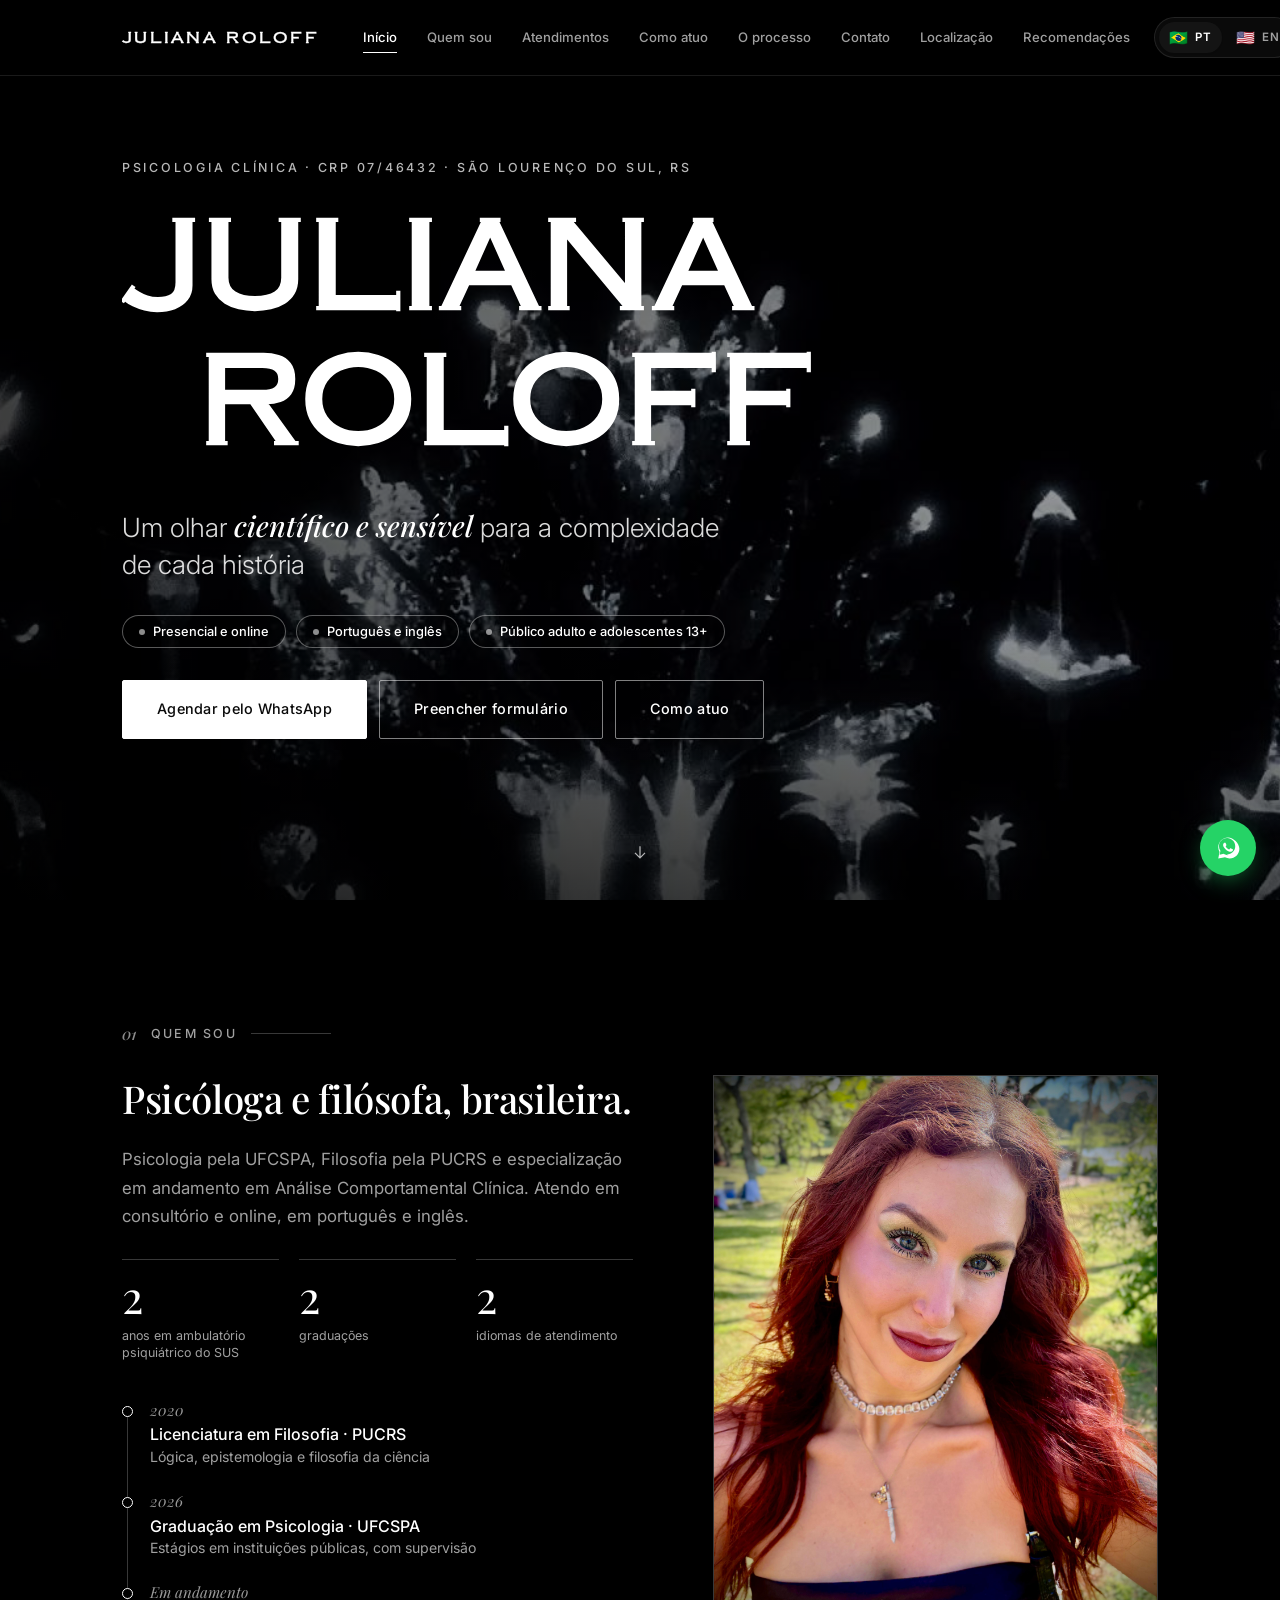
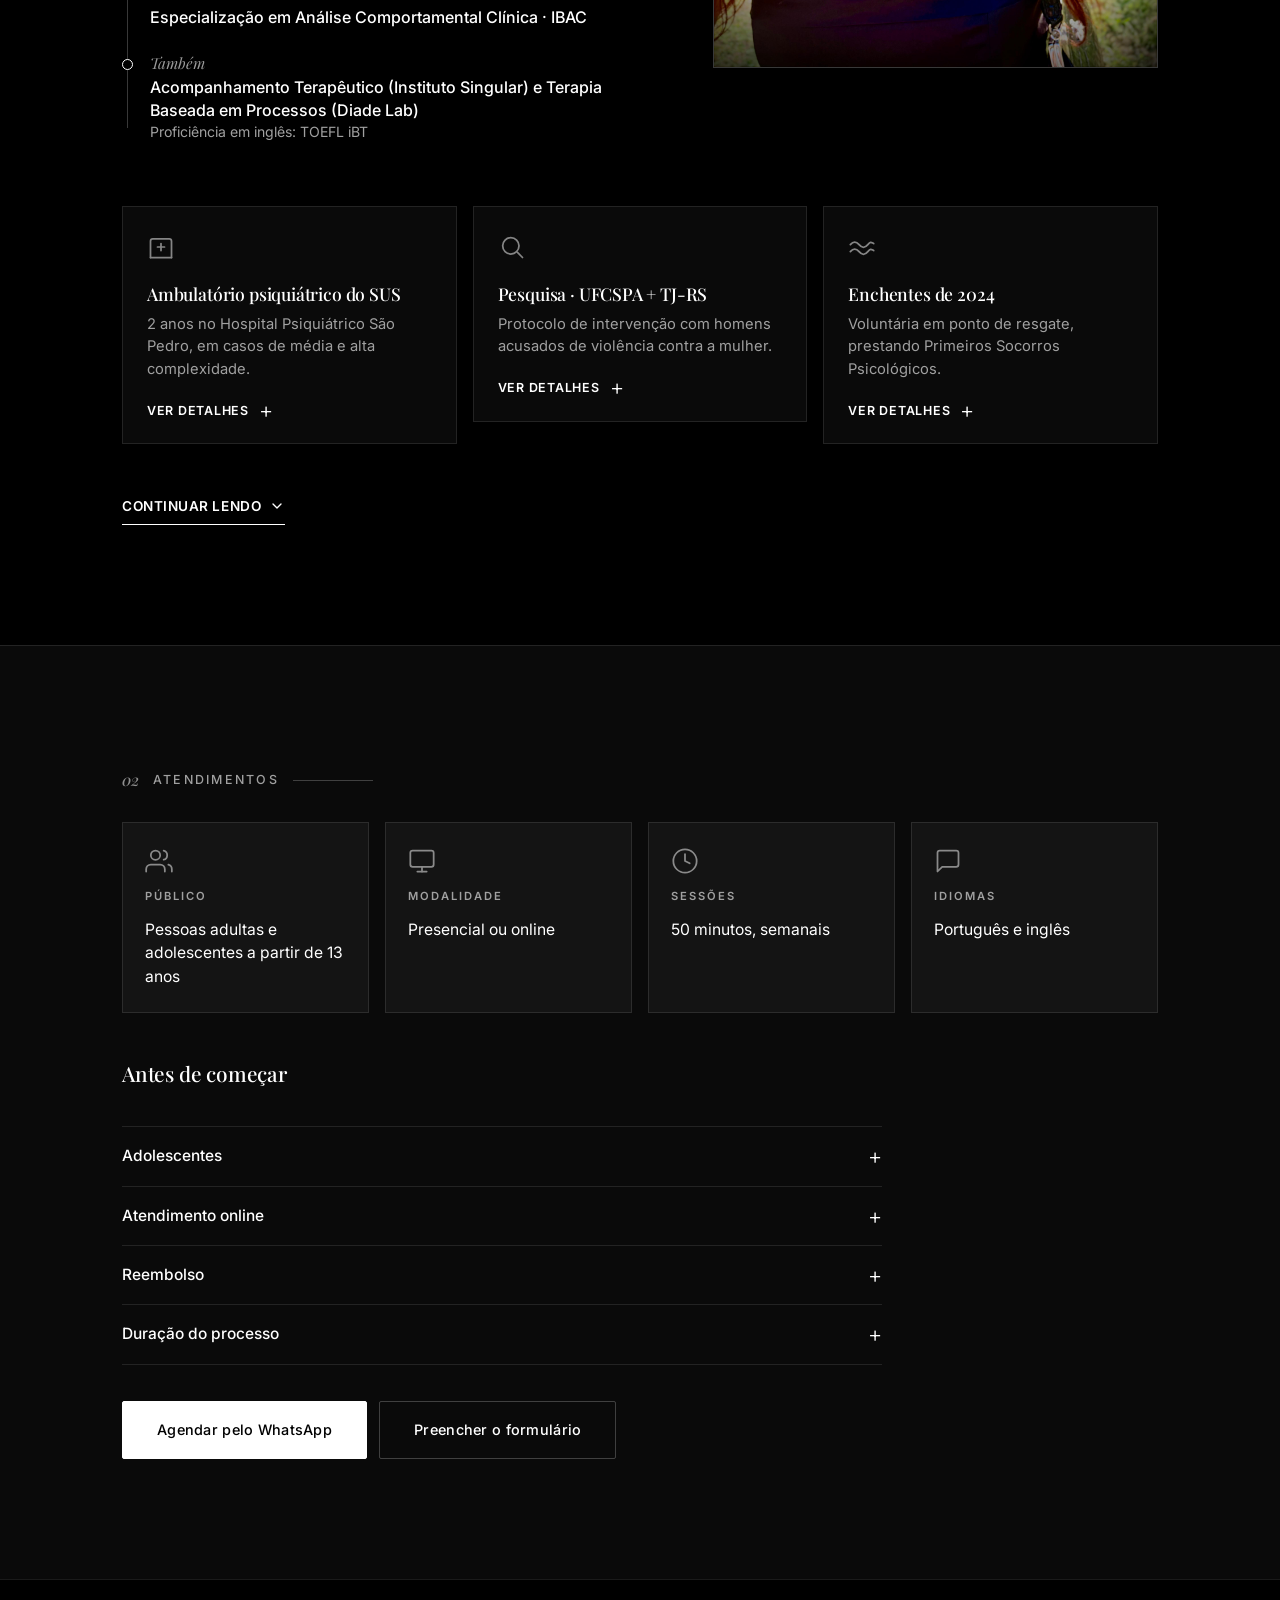
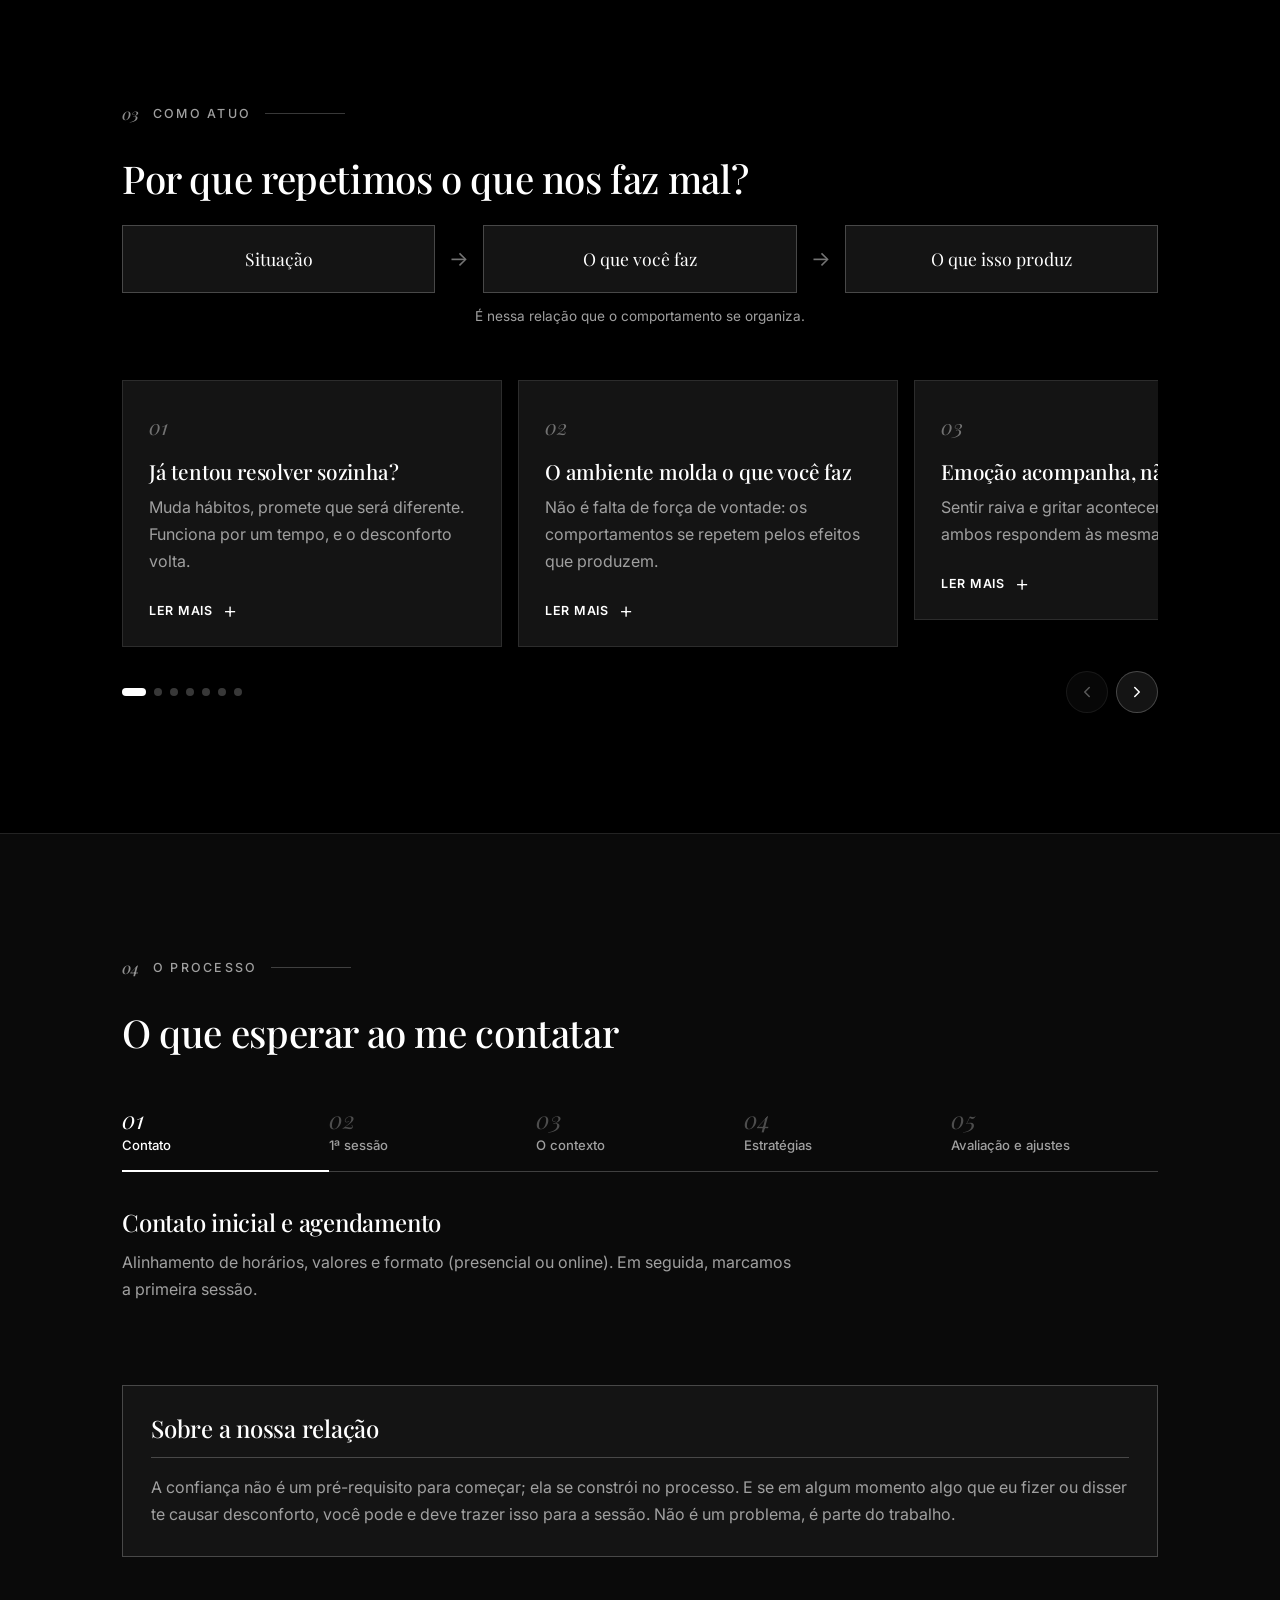
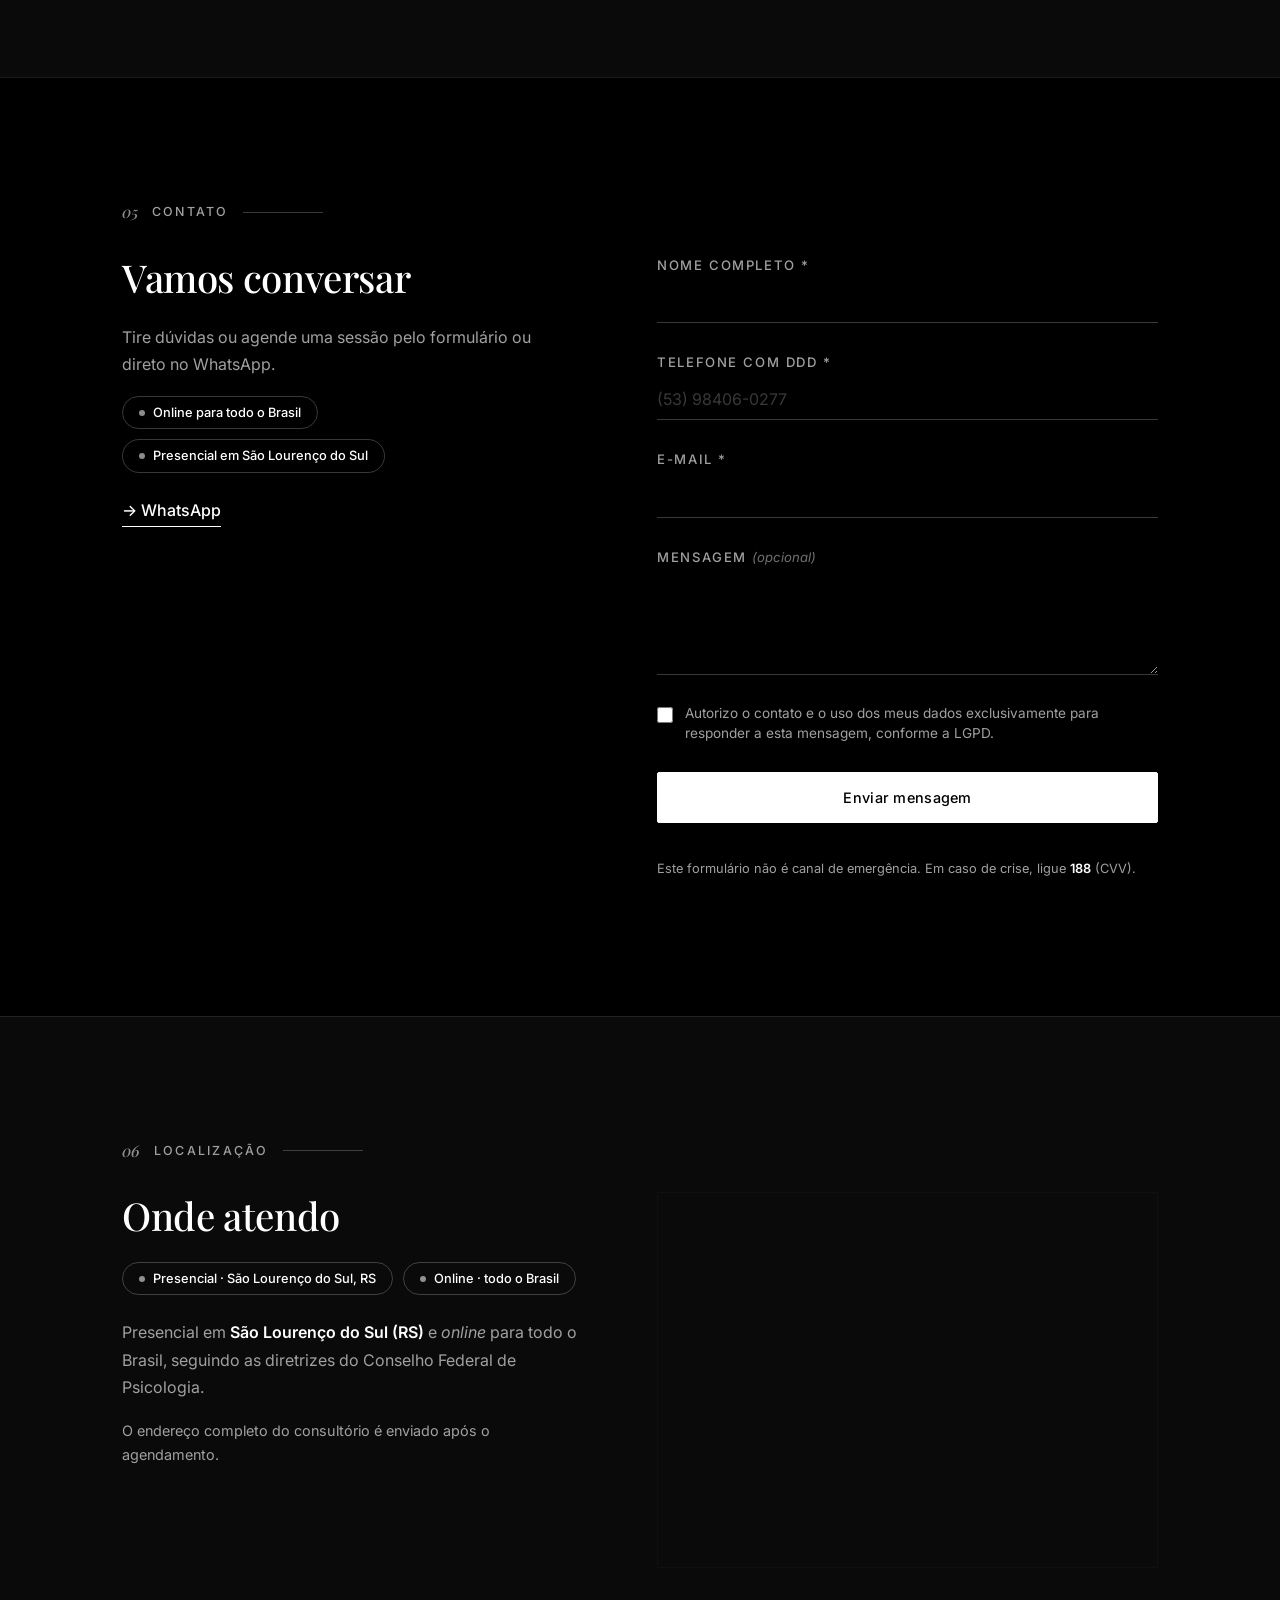
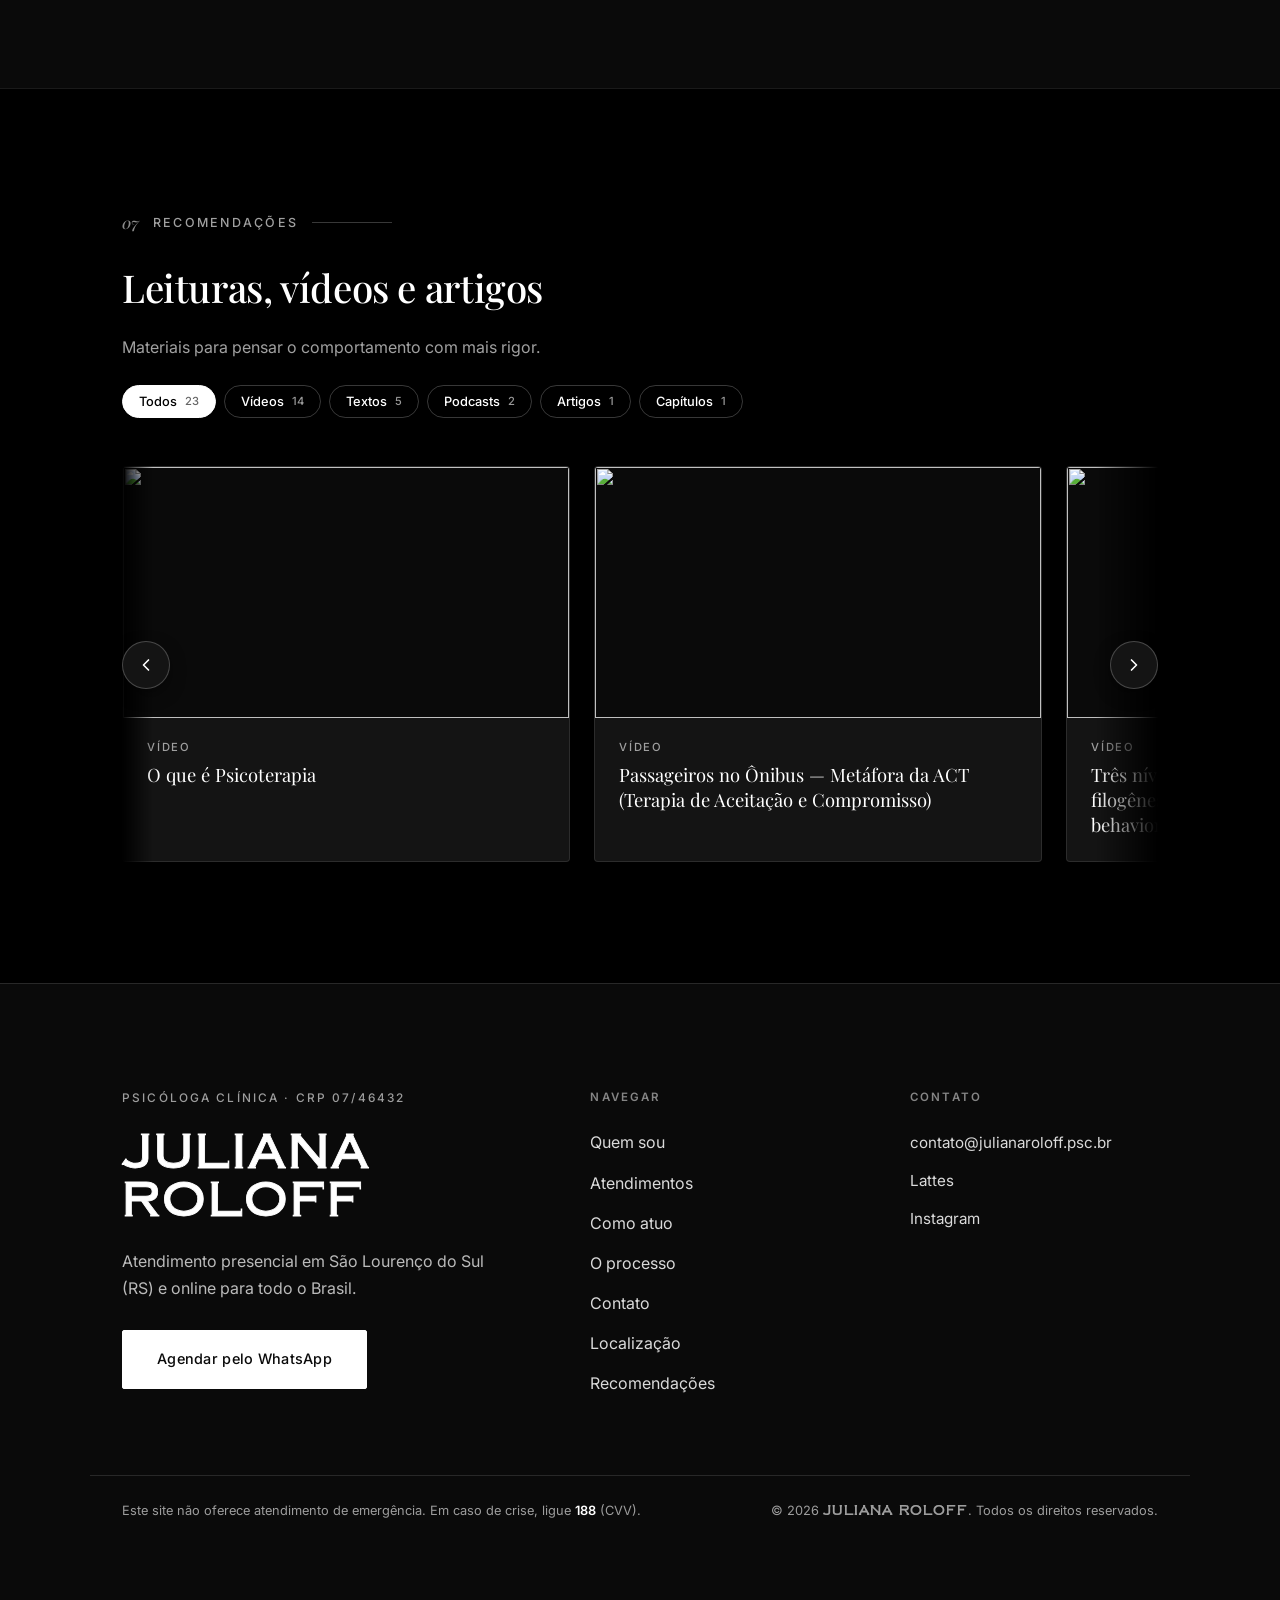
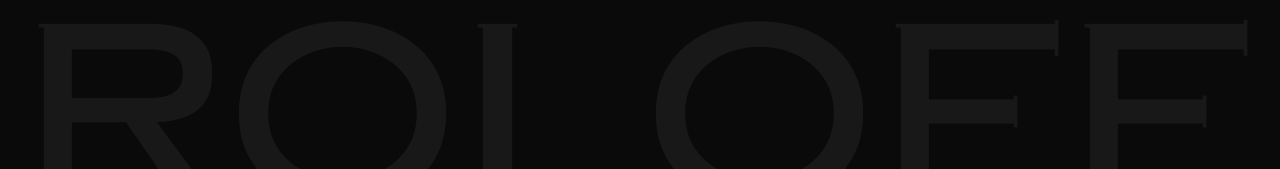
<file: index.html>
<!doctype html>
<html lang="pt-BR" data-theme="dark">
  <head>
    <meta charset="UTF-8" />
    <meta name="viewport" content="width=device-width, initial-scale=1.0" />

    <script>
      (function () {
        try {
          var saved = localStorage.getItem("theme");
          var theme = saved || "dark";
          document.documentElement.setAttribute("data-theme", theme);
        } catch (e) {
          document.documentElement.setAttribute("data-theme", "dark");
        }
      })();
    </script>

    <script>document.documentElement.classList.add("js");</script>
    <title>Juliana Roloff | Psicóloga Clínica — CRP 07/46432</title>
    <meta
      name="description"
      content="Psicóloga clínica em São Lourenço do Sul (RS). Psicoterapia individual para adultos e adolescentes, presencial e online, em português e inglês. CRP 07/46432."
    />
    <meta name="theme-color" content="#0F0E0C" id="theme-color-meta" />

    <meta property="og:type" content="website" />
    <meta property="og:title" content="Juliana Roloff | Psicóloga Clínica" />
    <meta
      property="og:description"
      content="Psicoterapia individual para adultos e adolescentes, presencial em São Lourenço do Sul (RS) e online para todo o Brasil."
    />
    <meta
      property="og:image"
      content="https://julianaroloff.psc.br/imagens/og-image.jpg"
    />
    <meta property="og:locale" content="pt_BR" />

    <link
      rel="alternate"
      hreflang="pt-BR"
      href="https://julianaroloff.psc.br/"
    />
    <link
      rel="alternate"
      hreflang="en"
      href="https://julianaroloff.psc.br/en/"
    />
    <link
      rel="alternate"
      hreflang="x-default"
      href="https://julianaroloff.psc.br/"
    />

    <link
      rel="icon"
      type="image/svg+xml"
      href="data:image/svg+xml,%3Csvg xmlns='http://www.w3.org/2000/svg' viewBox='0 0 100 100'%3E%3Crect width='100' height='100' rx='12' fill='%231A1714'/%3E%3Ctext x='50' y='68' font-family='Georgia,serif' font-size='46' font-style='italic' font-weight='500' fill='%23ECE9E4' text-anchor='middle'%3EJR%3C/text%3E%3C/svg%3E"
    />
    <link rel="preconnect" href="https://fonts.googleapis.com" />
    <link rel="preconnect" href="https://fonts.gstatic.com" crossorigin />
    <link
      href="https://fonts.googleapis.com/css2?family=Inter:wght@300;400;500;600&family=Playfair+Display:ital,wght@0,500;0,600;1,400&display=swap"
      rel="stylesheet"
    />
    <link rel="stylesheet" href="/style.css" />
      <!-- Widget do Netlify Identity (para o convite funcionar na raiz) -->
    <script src="https://identity.netlify.com/v1/netlify-identity-widget.js"></script>
  </head>
  <body>
    <a href="#inicio" class="skip-link">Pular para o conteúdo</a>

    <header class="site-header">
      <div class="container header-inner">
        <a href="#inicio" class="brand">
          <span class="brand-name"><span class="nm-a">Juliana</span> <span class="nm-b">Roloff</span></span>
        </a>

        <div class="header-actions">
          <nav class="main-nav" id="main-nav">
            <ul>
              <li><a href="#inicio">Início</a></li>
              <li><a href="#apresentacao">Quem sou</a></li>
              <li><a href="#servicos">Atendimentos</a></li>
              <li><a href="#fundamentos">Como atuo</a></li>
              <li><a href="#processos">O processo</a></li>
              <li><a href="#contato">Contato</a></li>
              <li><a href="#localizacao">Localização</a></li>
              <li><a href="#conteudo">Recomendações</a></li>
            </ul>
          </nav>

          <div class="lang-switcher" role="group" aria-label="Idioma">
            <a
              href="/"
              class="lang-link active"
              data-lang="pt"
              aria-current="page"
            >
              <span class="lang-flag">🇧🇷</span><span class="lang-text">PT</span>
            </a>
            <a href="/en/" class="lang-link" data-lang="en">
              <span class="lang-flag">🇺🇸</span><span class="lang-text">EN</span>
            </a>
          </div>

          <button
            class="theme-toggle"
            type="button"
            aria-label="Ativar tema claro"
            aria-pressed="true"
          >
            <svg
              class="icon-moon"
              viewBox="0 0 24 24"
              fill="none"
              stroke="currentColor"
              stroke-width="2"
              stroke-linecap="round"
              stroke-linejoin="round"
              aria-hidden="true"
            >
              <path d="M21 12.79A9 9 0 1 1 11.21 3 7 7 0 0 0 21 12.79z" />
            </svg>
            <svg
              class="icon-sun"
              viewBox="0 0 24 24"
              fill="none"
              stroke="currentColor"
              stroke-width="2"
              stroke-linecap="round"
              stroke-linejoin="round"
              aria-hidden="true"
            >
              <circle cx="12" cy="12" r="5" />
              <line x1="12" y1="1" x2="12" y2="3" />
              <line x1="12" y1="21" x2="12" y2="23" />
              <line x1="4.22" y1="4.22" x2="5.64" y2="5.64" />
              <line x1="18.36" y1="18.36" x2="19.78" y2="19.78" />
              <line x1="1" y1="12" x2="3" y2="12" />
              <line x1="21" y1="12" x2="23" y2="12" />
              <line x1="4.22" y1="19.78" x2="5.64" y2="18.36" />
              <line x1="18.36" y1="5.64" x2="19.78" y2="4.22" />
            </svg>
          </button>

          <button
            class="menu-toggle"
            aria-label="Abrir menu"
            aria-expanded="false"
            aria-controls="main-nav"
          >
            <span></span><span></span><span></span>
          </button>
        </div>
      </div>
    </header>

    <main>
      <!-- 1. INÍCIO -->
      <section id="inicio" class="hero hero--video">
        <div class="hero-media" aria-hidden="true">
          <video class="hero-video" autoplay muted loop playsinline preload="auto" disablepictureinpicture poster="/video/hero-poster.jpg">
            <source src="/video/hero.mp4" type="video/mp4" />
          </video>
          <div class="hero-veil"></div>
        </div>
        <div class="container hero-inner">
          <p class="eyebrow">Psicologia Clínica · CRP 07/46432 · São Lourenço do Sul, RS</p>
          <h1 class="hero-title" aria-label="Juliana Roloff">
            <span class="t-line t-a"><span>Juliana</span></span>
            <span class="t-line t-b"><span>Roloff</span></span>
          </h1>
          <p class="lead">Um olhar <em>científico e sensível</em> para a complexidade de cada história</p>
          <ul class="chips" style="list-style:none;padding:0"><li class="chip">Presencial e online</li><li class="chip">Português e inglês</li><li class="chip">Público adulto e adolescentes 13+</li></ul>
          <div class="hero-cta">
            <a href="https://wa.me/5553984060277" target="_blank" rel="noopener" class="btn btn-primary">Agendar pelo WhatsApp</a>
            <a href="#contato" class="btn btn-ghost">Preencher formulário</a>
            <a href="#fundamentos" class="btn btn-ghost">Como atuo</a>
          </div>
        </div>
        <a href="#apresentacao" class="scroll-cue" aria-label="Rolar para Quem sou">
          <svg viewBox="0 0 24 24" width="20" height="20" fill="none" stroke="currentColor" stroke-width="1.5"><path d="M12 5v14M6 13l6 6 6-6"/></svg>
        </a>
      </section>

      <!-- 2. QUEM SOU -->
      <section id="apresentacao" class="section">
        <div class="container">
          <p class="section-label"><span>01</span> Quem sou</p>
          <div class="split">
            <div class="split-text" data-reveal>
              <h2>Psicóloga e filósofa, brasileira.</h2>
              <p class="about-lead">Psicologia pela UFCSPA, Filosofia pela PUCRS e especialização em andamento em Análise Comportamental Clínica. Atendo em consultório e online, em português e inglês.</p>
              <div class="stats"><div class="stat"><span class="stat-num" data-count="2">2</span><span class="stat-label">anos em ambulatório psiquiátrico do SUS</span></div><div class="stat"><span class="stat-num" data-count="2">2</span><span class="stat-label">graduações</span></div><div class="stat"><span class="stat-num" data-count="2">2</span><span class="stat-label">idiomas de atendimento</span></div></div>
              <ol class="timeline"><li><span class="tl-when">2020</span><span class="tl-what">Licenciatura em Filosofia · PUCRS</span><span class="tl-sub">Lógica, epistemologia e filosofia da ciência</span></li><li><span class="tl-when">2026</span><span class="tl-what">Graduação em Psicologia · UFCSPA</span><span class="tl-sub">Estágios em instituições públicas, com supervisão</span></li><li><span class="tl-when">Em andamento</span><span class="tl-what">Especialização em Análise Comportamental Clínica · IBAC</span></li><li><span class="tl-when">Também</span><span class="tl-what">Acompanhamento Terapêutico (Instituto Singular) e Terapia Baseada em Processos (Diade Lab)</span><span class="tl-sub">Proficiência em inglês: TOEFL iBT</span></li></ol>
            </div>
            <figure class="split-media" data-reveal>
              <img src="/imagens/foto-apresentacao.jpeg" alt="Retrato da psicóloga Juliana Roloff" loading="lazy" />
            </figure>
          </div>

          <div class="exp-grid"><article class="exp-card" data-reveal><svg class="exp-icon" viewBox="0 0 24 24" fill="none" stroke="currentColor" stroke-width="1.5" stroke-linecap="round" stroke-linejoin="round" aria-hidden="true"><path d="M3 21V7a2 2 0 0 1 2-2h14a2 2 0 0 1 2 2v14"/><path d="M12 9v6M9 12h6"/><path d="M3 21h18"/></svg><h3>Ambulatório psiquiátrico do SUS</h3><p class="exp-sum">2 anos no Hospital Psiquiátrico São Pedro, em casos de média e alta complexidade.</p><details class="more more--link"><summary>Ver detalhes</summary><div class="more-body"><p>Por dois anos, estive em ambulatório psiquiátrico do SUS, no Hospital Psiquiátrico São Pedro, orientada pela Clínica Ampliada no escopo da Saúde Coletiva, e intervim em casos de média e alta complexidade, com histórias de vulnerabilidade psicossocial grave, violências diversas e sofrimento psicológico crônico, incluindo situações de uso problemático de substâncias.</p></div></details></article><article class="exp-card" data-reveal><svg class="exp-icon" viewBox="0 0 24 24" fill="none" stroke="currentColor" stroke-width="1.5" stroke-linecap="round" stroke-linejoin="round" aria-hidden="true"><circle cx="11" cy="11" r="7"/><path d="M21 21l-4.3-4.3"/></svg><h3>Pesquisa · UFCSPA + TJ-RS</h3><p class="exp-sum">Protocolo de intervenção com homens acusados de violência contra a mulher.</p><details class="more more--link"><summary>Ver detalhes</summary><div class="more-body"><p>Participei de um grupo de pesquisa vinculado à UFCSPA, em parceria com o TJ-RS, que desenvolvia e avaliava um protocolo de intervenção com homens acusados de violência contra a mulher.</p></div></details></article><article class="exp-card" data-reveal><svg class="exp-icon" viewBox="0 0 24 24" fill="none" stroke="currentColor" stroke-width="1.5" stroke-linecap="round" stroke-linejoin="round" aria-hidden="true"><path d="M2 16c2.5-3 5-3 7.5 0s5 3 7.5 0 3-2 5-1"/><path d="M2 10c2.5-3 5-3 7.5 0s5 3 7.5 0 3-2 5-1"/></svg><h3>Enchentes de 2024</h3><p class="exp-sum">Voluntária em ponto de resgate, prestando Primeiros Socorros Psicológicos.</p><details class="more more--link"><summary>Ver detalhes</summary><div class="more-body"><p>Durante as enchentes de 2024 no Rio Grande do Sul, atuei como voluntária em ponto de resgate, prestando Primeiros Socorros Psicológicos na equipe de apoio do curso de Psicologia da UFCSPA.</p></div></details></article></div>

          <div class="about-full">
            <div class="read-more-content" id="quem-sou-mais"><p class="read-more-lead">Sou psicóloga e filósofa, mulher, brasileira e gaúcha. Formada em Psicologia pela UFCSPA em 2026 e licenciada em Filosofia pela PUCRS em 2020, com especialização em andamento em Análise Comportamental Clínica pelo IBAC.</p><p>Minha trajetória acadêmica une duas áreas que se complementam. Na filosofia, dediquei-me à área analítica, com ênfase em lógica, epistemologia e filosofia da ciência. Na psicologia, encontrei na Análise do Comportamento um modo de compreender e intervir sobre o sofrimento humano que não abre mão do pensamento crítico, traduzido em uma prática científica socialmente responsável. A licenciatura em Filosofia não é um desvio da clínica analítico-comportamental: ensinar e clinicar compartilham a mesma premissa, a de criar condições para que novas habilidades e formas de agir se desenvolvam.</p><p>Em vez de partir da separação entre o normal e o patológico, abordo o comportamento de forma funcional: identifico como ele se organiza na relação entre a pessoa, sua história e as condições atuais de vida, e intervenho sobre essas relações para ampliar o bem-estar individual e coletivo.</p><p>Atuei em diferentes instituições públicas durante minha formação em Psicologia, sempre com supervisão de campo e acompanhamento docente.</p><p>Tenho também capacitação em Acompanhamento Terapêutico (Instituto Singular) e formação complementar em Terapia Baseada em Processos (Diade Lab). Hoje atendo em consultório e ofereço psicoterapia nas modalidades online e presencial, em português e inglês, com certificação de proficiência (TOEFL iBT).</p></div>
            <button class="read-more-btn" data-target="quem-sou-mais" aria-expanded="false">
              <span class="read-more-label">Continuar lendo</span>
              <svg class="read-more-icon" viewBox="0 0 24 24" width="16" height="16" fill="none" stroke="currentColor" stroke-width="2" stroke-linecap="round" stroke-linejoin="round" aria-hidden="true"><polyline points="6 9 12 15 18 9"/></svg>
            </button>
          </div>
        </div>
      </section>

      <!-- 3. ATENDIMENTOS -->
      <section id="servicos" class="section section-alt">
        <div class="container">
          <p class="section-label"><span>02</span> Atendimentos</p>
          <div class="services-facts"><div class="fact" data-reveal><svg aria-hidden="true" class="fact-icon" fill="none" height="28" stroke="currentColor" stroke-linecap="round" stroke-linejoin="round" stroke-width="1.5" viewbox="0 0 24 24" width="28">
<path d="M17 21v-2a4 4 0 0 0-4-4H5a4 4 0 0 0-4 4v2"></path>
<circle cx="9" cy="7" r="4"></circle>
<path d="M23 21v-2a4 4 0 0 0-3-3.87"></path>
<path d="M16 3.13a4 4 0 0 1 0 7.75"></path>
</svg><span class="fact-label">Público</span><span class="fact-value">Pessoas adultas e adolescentes a partir de 13 anos</span></div><div class="fact" data-reveal><svg aria-hidden="true" class="fact-icon" fill="none" height="28" stroke="currentColor" stroke-linecap="round" stroke-linejoin="round" stroke-width="1.5" viewbox="0 0 24 24" width="28">
<rect height="14" rx="2" ry="2" width="20" x="2" y="3"></rect>
<line x1="8" x2="16" y1="21" y2="21"></line>
<line x1="12" x2="12" y1="17" y2="21"></line>
</svg><span class="fact-label">Modalidade</span><span class="fact-value">Presencial ou online</span></div><div class="fact" data-reveal><svg aria-hidden="true" class="fact-icon" fill="none" height="28" stroke="currentColor" stroke-linecap="round" stroke-linejoin="round" stroke-width="1.5" viewbox="0 0 24 24" width="28">
<circle cx="12" cy="12" r="10"></circle>
<polyline points="12 6 12 12 16 14"></polyline>
</svg><span class="fact-label">Sessões</span><span class="fact-value">50 minutos, semanais</span></div><div class="fact" data-reveal><svg class="fact-icon" width="28" height="28" viewBox="0 0 24 24" fill="none" stroke="currentColor" stroke-width="1.5" stroke-linecap="round" stroke-linejoin="round" aria-hidden="true"><path d="M21 15a2 2 0 0 1-2 2H7l-4 4V5a2 2 0 0 1 2-2h14a2 2 0 0 1 2 2z"/></svg><span class="fact-label">Idiomas</span><span class="fact-value">Português e inglês</span></div></div>
          <h3 class="faq-title" style="margin-top:48px">Antes de começar</h3>
          <div class="faq" data-reveal><details class="more"><summary>Adolescentes</summary><div class="more-body"><p>É necessária autorização das pessoas responsáveis. A primeira sessão acontece só com elas, para alinhar o atendimento e os limites do que será compartilhado com a família. O atendimento individual começa depois desse encontro.</p></div></details><details class="more"><summary>Atendimento online</summary><div class="more-body"><p>É importante ter um espaço reservado, com privacidade e sem interrupções, onde você possa falar sem que outras pessoas ouçam.</p></div></details><details class="more"><summary>Reembolso</summary><div class="more-body"><p>Não tenho vínculo com planos de saúde, mas forneço recibo das sessões pagas para que você solicite reembolso à sua operadora. A cobertura de sessões de psicoterapia é um direito previsto na Lei nº 9.656/98.</p></div></details><details class="more"><summary>Duração do processo</summary><div class="more-body"><p>A duração do processo varia conforme a sua demanda. Como a mudança não é linear, o encerramento é avaliado de forma colaborativa, considerando os objetivos terapêuticos construídos no início.</p></div></details></div>
          <div class="cta-row">
            <a href="https://wa.me/5553984060277" target="_blank" rel="noopener" class="btn btn-primary">Agendar pelo WhatsApp</a>
            <a href="#contato" class="btn btn-ghost">Preencher o formulário</a>
          </div>
        </div>
      </section>

            <!-- 4. COMO ATUO -->
      <section id="fundamentos" class="section">
        <div class="container">
          <p class="section-label"><span>03</span> Como atuo</p>
          <h2 data-reveal>Por que repetimos o que nos faz mal?</h2>
          <div class="abc" data-reveal>
            <div class="abc-box">Situação</div><span class="abc-arrow" aria-hidden="true"></span>
            <div class="abc-box">O que você faz</div><span class="abc-arrow" aria-hidden="true"></span>
            <div class="abc-box">O que isso produz</div>
          </div>
          <p class="abc-cap">É nessa relação que o comportamento se organiza.</p>
          <div class="story" data-reveal>
            <div class="story-track" id="story-track" tabindex="0" aria-label="Como atuo"><article class="story-card"><span class="story-n">01</span><h3>Já tentou resolver sozinha?</h3><p class="story-sum">Muda hábitos, promete que será diferente. Funciona por um tempo, e o desconforto volta.</p><details class="more more--link"><summary>Ler mais</summary><div class="more-body"><p>Quem procura terapia geralmente já tentou resolver seu problema sozinha: mudou hábitos, pesquisou, prometeu que seria diferente. Funciona por um tempo, mas o desconforto retorna e a pergunta persiste: <em>por que faço isso, mesmo sabendo que me faz mal?</em></p></div></details></article><article class="story-card"><span class="story-n">02</span><h3>O ambiente molda o que você faz</h3><p class="story-sum">Não é falta de força de vontade: os comportamentos se repetem pelos efeitos que produzem.</p><details class="more more--link"><summary>Ler mais</summary><div class="more-body"><p>As respostas mais comuns apontam para dentro, como falta de força de vontade, desequilíbrio químico ou um tipo de personalidade. A Análise do Comportamento, abordagem que orienta meu trabalho, oferece outra perspectiva: <strong>o que você faz é moldado pela relação entre você e o ambiente</strong>. Você repete certos comportamentos porque, em determinadas situações, eles produziram efeitos, e evita outros porque as consequências pesaram.</p></div></details></article><article class="story-card"><span class="story-n">03</span><h3>Emoção acompanha, não explica</h3><p class="story-sum">Sentir raiva e gritar acontecem juntos, e ambos respondem às mesmas condições.</p><details class="more more--link"><summary>Ler mais</summary><div class="more-body"><p>O "jeito de ser" é, em boa parte, um conjunto de aprendizagens que se repetiram o suficiente para parecer natural. Isso não desconsidera suas emoções, e sim deixa de tratá-las como causas. Se você diz que gritou porque estava com raiva, a raiva não explica o grito. Sentir e gritar acontecem juntos; é essa proximidade que faz parecer que um causou o outro, quando ambos respondem às mesmas condições.</p></div></details></article><article class="story-card"><span class="story-n">04</span><h3>Até o que parece irracional tem função</h3><p class="story-sum">Descobrir para que o comportamento serve abre caminho para a mudança.</p><details class="more more--link"><summary>Ler mais</summary><div class="more-body"><p><strong>Mesmo o que parece irracional serve a algo, e descobrir essa função abre caminho para a mudança</strong>. Você conhece a sua história; eu entro com a formação para identificar padrões que passam despercebidos a quem está envolvida demais no que vive. Os objetivos são construídos com você e reavaliados conforme o processo avança.</p></div></details></article><article class="story-card"><span class="story-n">05</span><h3>O sofrimento é real</h3><p class="story-sum">Dói, merece cuidado sério e, às vezes, acompanhamento multiprofissional.</p><details class="more more--link"><summary>Ler mais</summary><div class="more-body"><p>Nada disso significa tratar o sofrimento de forma leviana. Independentemente da origem (inata, aprendida ou uma combinação de ambas), <strong>o sofrimento é real, dói e merece cuidado sério</strong>. Parte dele pode exigir acompanhamento multiprofissional. Distinguir qual cuidado é necessário faz parte do trabalho.</p></div></details></article><article class="story-card"><span class="story-n">06</span><h3>Sem veredito, sem sermão</h3><p class="story-sum">O que você conta não vira julgamento. Isso é condição técnica, não gentileza.</p><details class="more more--link"><summary>Ler mais</summary><div class="more-body"><p>Não posso prometer que você vai sair bem de todo atendimento, porque falar do que dói pode gerar desconforto. É verdade que o que você compartilha muda o rumo do processo. É igualmente verdade que <strong>não será transformado em veredito sobre você ou em conselho moralizante</strong>. Não é gentileza, é condição técnica: ninguém continua falando do que dói se a reação de quem escuta piora a dor.</p><p>Minhas reações não são neutras, como as de qualquer pessoa. Parte do meu trabalho é examiná-las em supervisão e ajustar o que elas produzem em você.</p></div></details></article><article class="story-card"><span class="story-n">07</span><h3>O objetivo é a sua autonomia</h3><p class="story-sum">Que você aprenda a analisar e gerenciar o que mantém o seu desconforto.</p><details class="more more--link"><summary>Ler mais</summary><div class="more-body"><p>O propósito final é que você aprenda a analisar e gerenciar os fatores que mantêm seu desconforto, para lidar de forma autônoma com eles nos diferentes contextos da sua vida, orientada para a sua saúde e para a saúde do ambiente em que vive. Os dois são inseparáveis.</p></div></details></article></div>
            <div class="story-ctrl">
              <div class="story-dots" id="story-dots"></div>
              <div class="story-btns"><button type="button" class="story-btn" id="story-prev" aria-label="Anterior"><svg viewBox="0 0 24 24" width="18" height="18" fill="none" stroke="currentColor" stroke-width="2" stroke-linecap="round" stroke-linejoin="round" aria-hidden="true"><polyline points="15 18 9 12 15 6"/></svg></button><button type="button" class="story-btn" id="story-next" aria-label="Próximo"><svg viewBox="0 0 24 24" width="18" height="18" fill="none" stroke="currentColor" stroke-width="2" stroke-linecap="round" stroke-linejoin="round" aria-hidden="true"><polyline points="9 18 15 12 9 6"/></svg></button></div>
            </div>
          </div>
        </div>
      </section>

      <!-- 5. O PROCESSO -->
      <section id="processos" class="section section-alt">
        <div class="container">
          <p class="section-label"><span>04</span> O processo</p>
          <h2 data-reveal>O que esperar ao me contatar</h2>
          <div class="steps" role="tablist" data-reveal><button type="button" class="step" role="tab" id="tab-1" aria-controls="panel-1" aria-selected="true"><span class="step-n">01</span><span class="step-t">Contato</span></button><button type="button" class="step" role="tab" id="tab-2" aria-controls="panel-2" aria-selected="false"><span class="step-n">02</span><span class="step-t">1ª sessão</span></button><button type="button" class="step" role="tab" id="tab-3" aria-controls="panel-3" aria-selected="false"><span class="step-n">03</span><span class="step-t">O contexto</span></button><button type="button" class="step" role="tab" id="tab-4" aria-controls="panel-4" aria-selected="false"><span class="step-n">04</span><span class="step-t">Estratégias</span></button><button type="button" class="step" role="tab" id="tab-5" aria-controls="panel-5" aria-selected="false"><span class="step-n">05</span><span class="step-t">Avaliação e ajustes</span></button></div>
          <div class="step-panel" role="tabpanel" id="panel-1" aria-labelledby="tab-1"><h3>Contato inicial e agendamento</h3><p class="muted">Alinhamento de horários, valores e formato (presencial ou online). Em seguida, marcamos a primeira sessão.</p></div><div class="step-panel" role="tabpanel" id="panel-2" aria-labelledby="tab-2"><h3>Primeira sessão e início do trabalho</h3><p class="muted">Nesses primeiros encontros, vamos nos concentrar na sua história de vida e mapear seus objetivos, recursos e dificuldades. Aqui também combinamos como funciona: o que esperar de mim, o que espero de você e como lidamos com os imprevistos.</p></div><div class="step-panel" role="tabpanel" id="panel-3" aria-labelledby="tab-3"><h3>O contexto do desconforto</h3><p class="muted">Investigamos as condições em que o seu desconforto aparece: o que acontece antes, o que você faz, sente e precisa, e o que tudo isso produz na sua vida. O objetivo é entender as relações que o sustentam hoje, sem procurar uma causa única ou escondida dentro de você.</p></div><div class="step-panel" role="tabpanel" id="panel-4" aria-labelledby="tab-4"><h3>Estratégias em prática</h3><p class="muted">Com os objetivos definidos, desenhamos as estratégias e as colocamos em ação. O trabalho não fica restrito ao consultório; ele se estende ao que você testa e aplica no seu dia a dia.</p></div><div class="step-panel" role="tabpanel" id="panel-5" aria-labelledby="tab-5"><h3>Avaliação e ajuste</h3><p class="muted">A psicoterapia é um processo vivo, não uma receita de bolo. Revisamos constantemente se o que fazemos está funcionando. Se estiver, consolidamos as mudanças até que você siga sem a terapia. Se não, ajustamos a rota.</p></div>
          <div class="process-addendum" data-reveal>
            <h3>Sobre a nossa relação</h3>
            <p class="muted">A confiança não é um pré-requisito para começar; ela se constrói no processo. E se em algum momento algo que eu fizer ou disser te causar desconforto, você pode e deve trazer isso para a sessão. Não é um problema, é parte do trabalho.</p>
          </div>
        </div>
      </section>

      <!-- 6. CONTATO -->
      <section id="contato" class="section">
        <div class="container">
          <p class="section-label"><span>05</span> Contato</p>
          <div class="split split-contact">
            <div class="split-text" data-reveal><h2>Vamos conversar</h2><p class="muted">Tire dúvidas ou agende uma sessão pelo formulário ou direto no WhatsApp.</p><ul class="chips chips--left" style="list-style:none;padding:0"><li class="chip">Online para todo o Brasil</li><li class="chip">Presencial em São Lourenço do Sul</li></ul><p class="contact-direct">
<a class="link-inline" href="https://wa.me/5553984060277" rel="noopener" target="_blank">
                  → WhatsApp
                </a>
</p></div>

            <form
              class="contact-form"
              name="contato"
              method="POST"
              action="https://api.web3forms.com/submit"
            >
              <!-- Access Key do Web3Forms — substituir pelo valor real -->
              <input
                type="hidden"
                name="access_key"
                value="520ca187-adfc-4fc1-8c4c-aacd7ccb87d0"
              />
              <input
                type="hidden"
                name="subject"
                value="Novo contato - Psicóloga Juliana Roloff"
              />
              <input
                type="hidden"
                name="from_name"
                value="Site Juliana Roloff"
              />
              <input
                type="hidden"
                name="redirect"
                value="https://julianaroloff.psc.br/obrigado.html"
              />
              <!-- Honeypot anti-spam (invisível para humanos) -->
              <input
                type="checkbox"
                name="botcheck"
                style="display: none"
              />

              <div class="field">
                <label for="nome">Nome completo *</label>
                <input
                  type="text"
                  id="nome"
                  name="nome"
                  required
                  autocomplete="name"
                />
              </div>
              <div class="field">
                <label for="telefone">Telefone com DDD *</label>
                <input
                  type="tel"
                  id="telefone"
                  name="telefone"
                  required
                  autocomplete="tel"
                  inputmode="tel"
                  placeholder="(53) 98406-0277"
                />
              </div>
              <div class="field">
                <label for="email">E-mail *</label>
                <input
                  type="email"
                  id="email"
                  name="email"
                  required
                  autocomplete="email"
                />
              </div>
              <div class="field">
                <label for="mensagem"
                  >Mensagem <span class="optional">(opcional)</span></label
                >
                <textarea id="mensagem" name="mensagem" rows="4"></textarea>
              </div>

              <div class="field field-check">
                <input
                  type="checkbox"
                  id="consentimento"
                  name="consentimento"
                  required
                />
                <label for="consentimento"
                  >Autorizo o contato e o uso dos meus dados exclusivamente para
                  responder a esta mensagem, conforme a LGPD.</label
                >
              </div>

              <button type="submit" class="btn btn-primary btn-full">
                Enviar mensagem
              </button>
              <p class="form-note">
                Este formulário não é canal de emergência. Em caso de crise,
                ligue <strong>188</strong> (CVV).
              </p>
            </form>
          </div>
        </div>
      </section>

      <!-- 7. LOCALIZAÇÃO -->
      <section id="localizacao" class="section section-alt">
        <div class="container">
          <p class="section-label"><span>06</span> Localização</p>
          <div class="split split-location">
            <div class="split-text" data-reveal><h2>Onde atendo</h2><ul class="chips chips--left" style="list-style:none;padding:0"><li class="chip">Presencial · São Lourenço do Sul, RS</li><li class="chip">Online · todo o Brasil</li></ul><p class="muted">Presencial em <strong>São Lourenço do Sul (RS)</strong> e <em>online</em> para todo o Brasil, seguindo as diretrizes do Conselho Federal de Psicologia.</p><p class="muted location-note">O endereço completo do consultório é enviado após o agendamento.</p></div>
            <div class="map-wrapper">
              <iframe
                src="https://www.google.com/maps?q=S%C3%A3o+Louren%C3%A7o+do+Sul,+RS&output=embed"
                title="Mapa de São Lourenço do Sul, RS"
                loading="lazy"
                referrerpolicy="no-referrer-when-downgrade"
                allowfullscreen
              ></iframe>
            </div>
          </div>
        </div>
      </section>

      <!-- 8. RECOMENDAÇÕES -->
      <section id="conteudo" class="section">
        <div class="container"><p class="section-label"><span>07</span> Recomendações</p><h2>Leituras, vídeos e artigos</h2><p class="muted section-intro" style="margin-bottom:24px">Materiais para pensar o comportamento com mais rigor.</p><div class="filters" id="rec-filters" role="group" aria-label="Filtrar recomendações por tipo" hidden></div></div>

        <div
          class="carousel"
          id="carousel"
          aria-roledescription="carrossel"
          aria-label="Recomendações de conteúdo"
        >
          <button
            class="carousel-arrow carousel-arrow--prev"
            aria-label="Anterior"
            type="button"
          >
            <svg
              viewBox="0 0 24 24"
              width="20"
              height="20"
              fill="none"
              stroke="currentColor"
              stroke-width="2"
              stroke-linecap="round"
              stroke-linejoin="round"
              aria-hidden="true"
            >
              <polyline points="15 18 9 12 15 6" />
            </svg>
          </button>

          <div class="carousel-viewport" id="carousel-viewport">
            <div class="carousel-track" id="carousel-track"></div>
          </div>

          <button
            class="carousel-arrow carousel-arrow--next"
            aria-label="Próximo"
            type="button"
          >
            <svg
              viewBox="0 0 24 24"
              width="20"
              height="20"
              fill="none"
              stroke="currentColor"
              stroke-width="2"
              stroke-linecap="round"
              stroke-linejoin="round"
              aria-hidden="true"
            >
              <polyline points="9 18 15 12 9 6" />
            </svg>
          </button>
        </div>
      </section>
    </main>

    <footer class="site-footer">
      <div class="container footer-grid">
        <div class="footer-brand">
          <p class="footer-kicker">Psicóloga Clínica · CRP 07/46432</p>
          <p class="footer-name"><span>Juliana</span> <em>Roloff</em></p>
          <p class="footer-lead">Atendimento presencial em São Lourenço do Sul (RS) e online para todo o Brasil.</p>
          <a href="https://wa.me/5553984060277" target="_blank" rel="noopener" class="btn btn-primary footer-cta">Agendar pelo WhatsApp</a>
        </div>
        <nav class="footer-nav" aria-label="Navegar">
          <p class="footer-h">Navegar</p>
          <ul><li><a href="#apresentacao">Quem sou</a></li><li><a href="#servicos">Atendimentos</a></li><li><a href="#fundamentos">Como atuo</a></li><li><a href="#processos">O processo</a></li><li><a href="#contato">Contato</a></li><li><a href="#localizacao">Localização</a></li><li><a href="#conteudo">Recomendações</a></li></ul>
        </nav>
        <div class="footer-col">
          <p class="footer-h">Contato</p>
          <p class="footer-contact"><a href="mailto:contato@julianaroloff.psc.br">contato@julianaroloff.psc.br</a> <span class="dot">·</span> 
          <a href="http://lattes.cnpq.br/8611418610937092" rel="noopener" target="_blank">Lattes</a> <span class="dot">·</span> 
          <a href="https://instagram.com/julianaroloff.psc" rel="noopener" target="_blank">Instagram</a> </p>
        </div>
      </div>
      <div class="container footer-bottom">
        <p class="footer-safety">Este site não oferece atendimento de emergência. Em caso de crise, ligue <strong>188</strong> (CVV).</p>
        <p class="footer-copy">© 2026 <span class="name-mark"><span class="nm-a">Juliana</span> <span class="nm-b">Roloff</span></span>. Todos os direitos reservados.</p>
      </div>
      <span class="footer-mark" aria-hidden="true">Roloff</span>
    </footer>

    <a
      href="https://wa.me/5553984060277"
      class="wa-float"
      target="_blank"
      rel="noopener"
      aria-label="Falar no WhatsApp"
    >
      <svg
        viewBox="0 0 32 32"
        width="26"
        height="26"
        fill="currentColor"
        aria-hidden="true"
      >
        <path
          d="M16 3C9.4 3 4 8.4 4 15c0 2.1.6 4.1 1.6 5.9L4 29l8.3-1.6c1.7.9 3.6 1.4 5.7 1.4 6.6 0 12-5.4 12-12S22.6 3 16 3zm0 21.8c-1.8 0-3.5-.5-5-1.4l-.4-.2-4.9 1 1-4.8-.3-.4c-1-1.6-1.5-3.4-1.5-5.3 0-5.5 4.5-10 10-10s10 4.5 10 10-4.5 10.1-10 10.1zm5.5-7.5c-.3-.1-1.8-.9-2-1-.3-.1-.5-.1-.7.1-.2.3-.8 1-.9 1.2-.2.2-.3.2-.6.1-.3-.1-1.3-.5-2.4-1.5-.9-.8-1.5-1.7-1.7-2-.2-.3 0-.4.1-.6l.4-.5c.1-.2.2-.3.3-.5.1-.2 0-.4 0-.5 0-.1-.7-1.6-.9-2.2-.2-.6-.5-.5-.7-.5h-.6c-.2 0-.5.1-.8.4-.3.3-1 1-1 2.5s1.1 2.9 1.2 3.1c.1.2 2.1 3.2 5.1 4.5.7.3 1.3.5 1.7.6.7.2 1.4.2 1.9.1.6-.1 1.8-.7 2-1.4.2-.7.2-1.3.2-1.4-.1-.1-.2-.2-.5-.3z"
        />
      </svg>
    </a>

    <script src="/script.js"></script>
  </body>
</html>
</file>
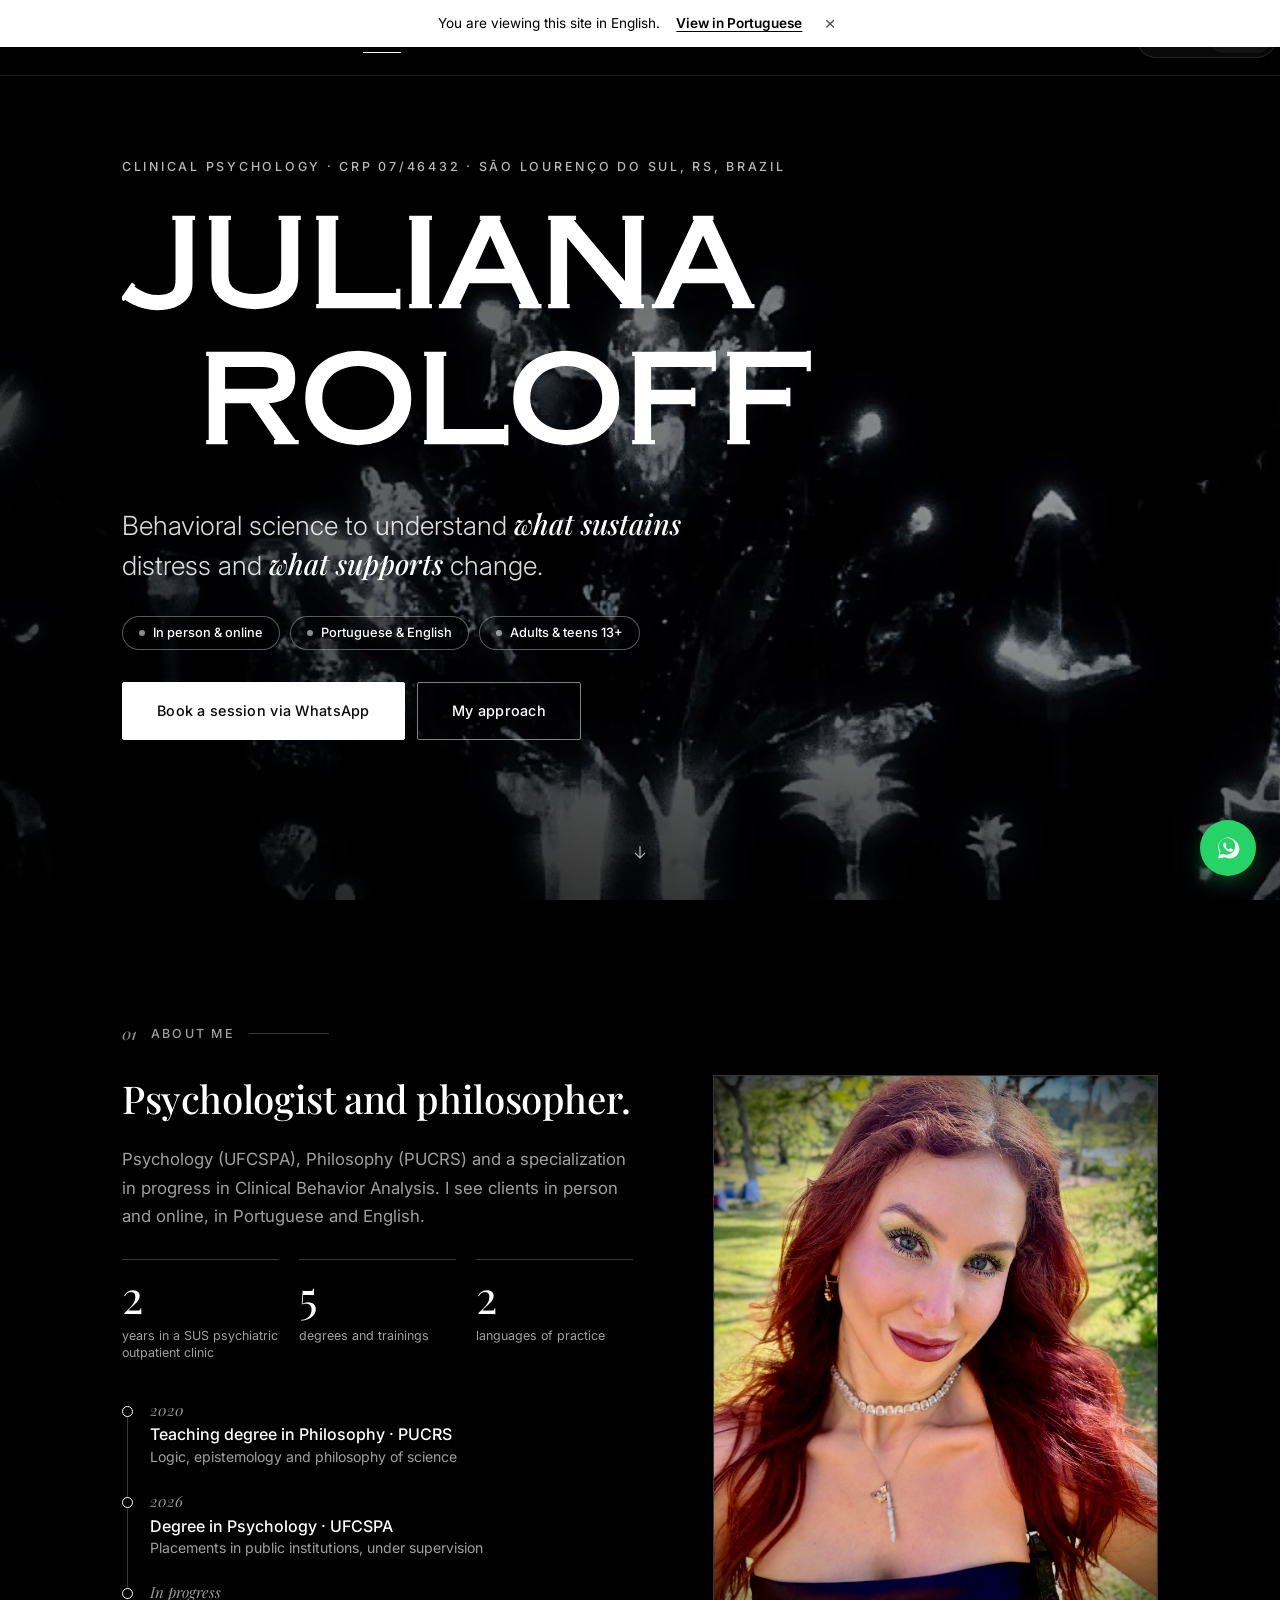
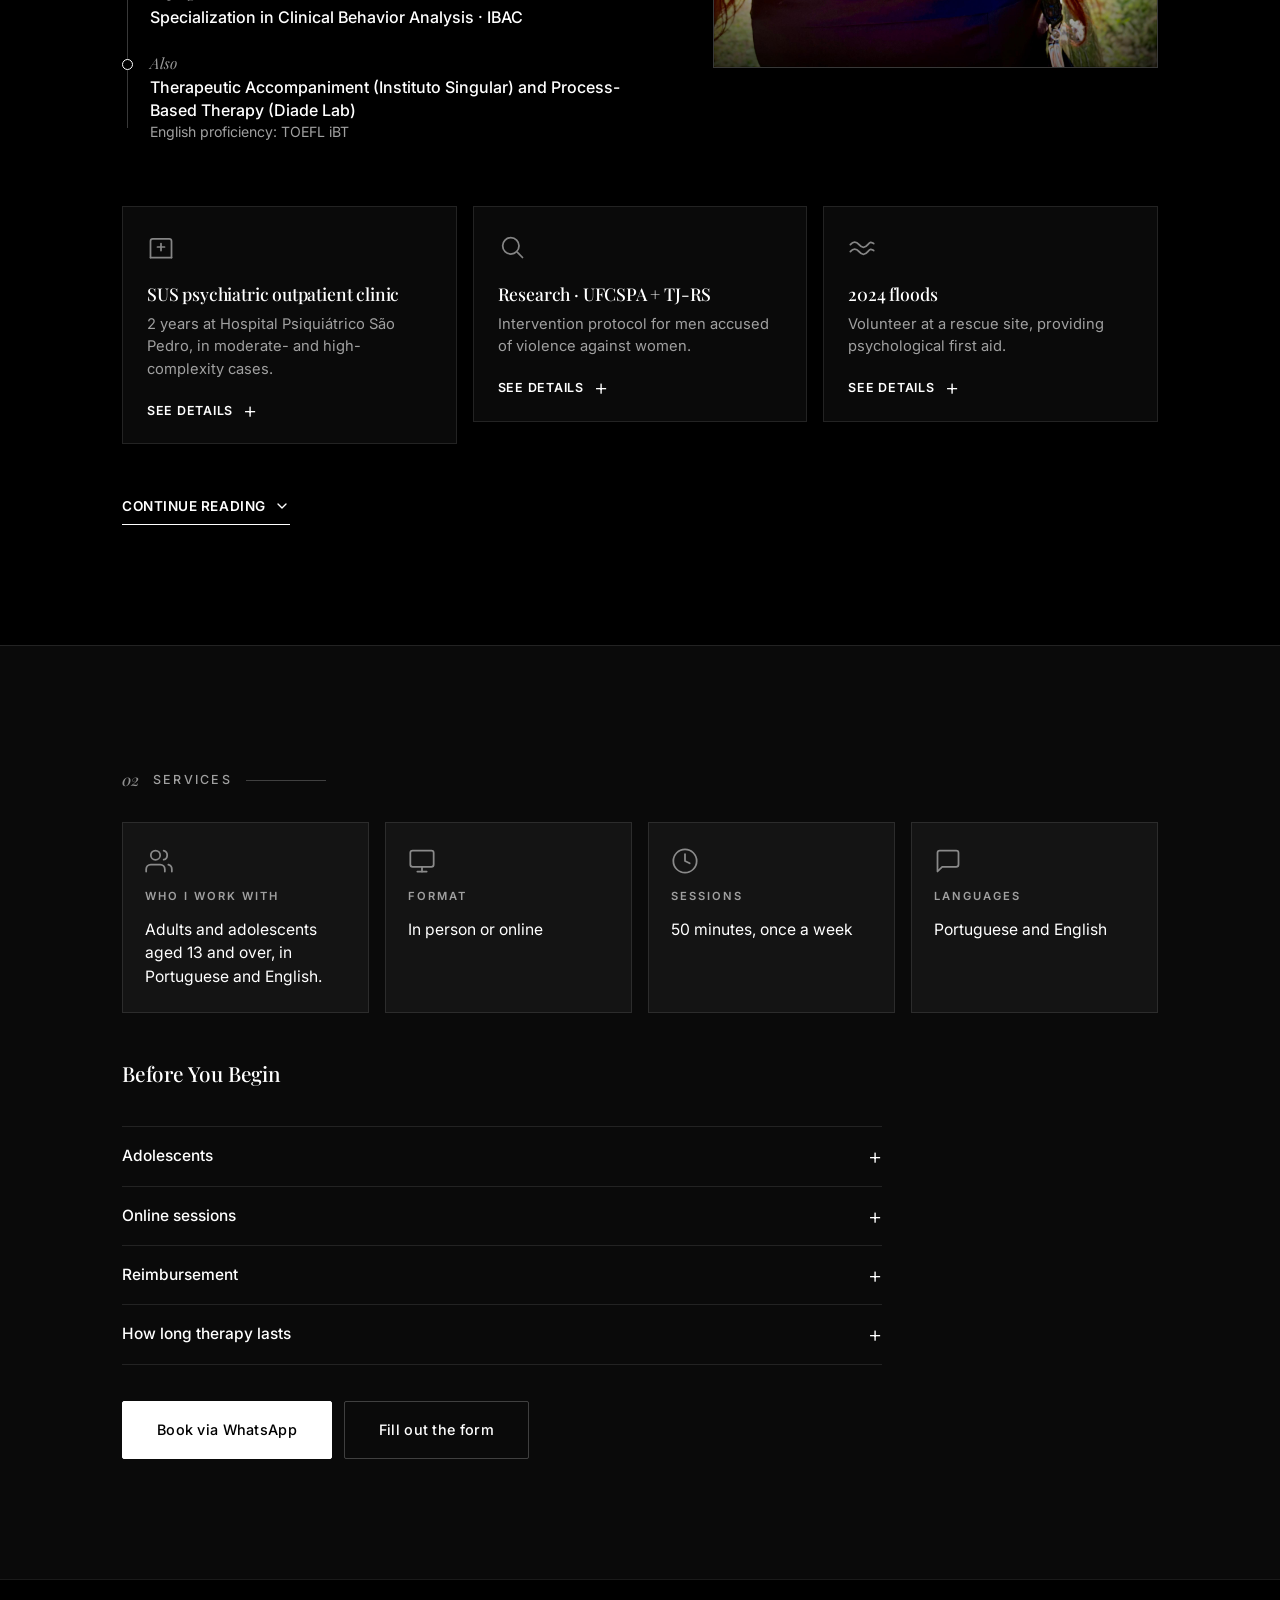
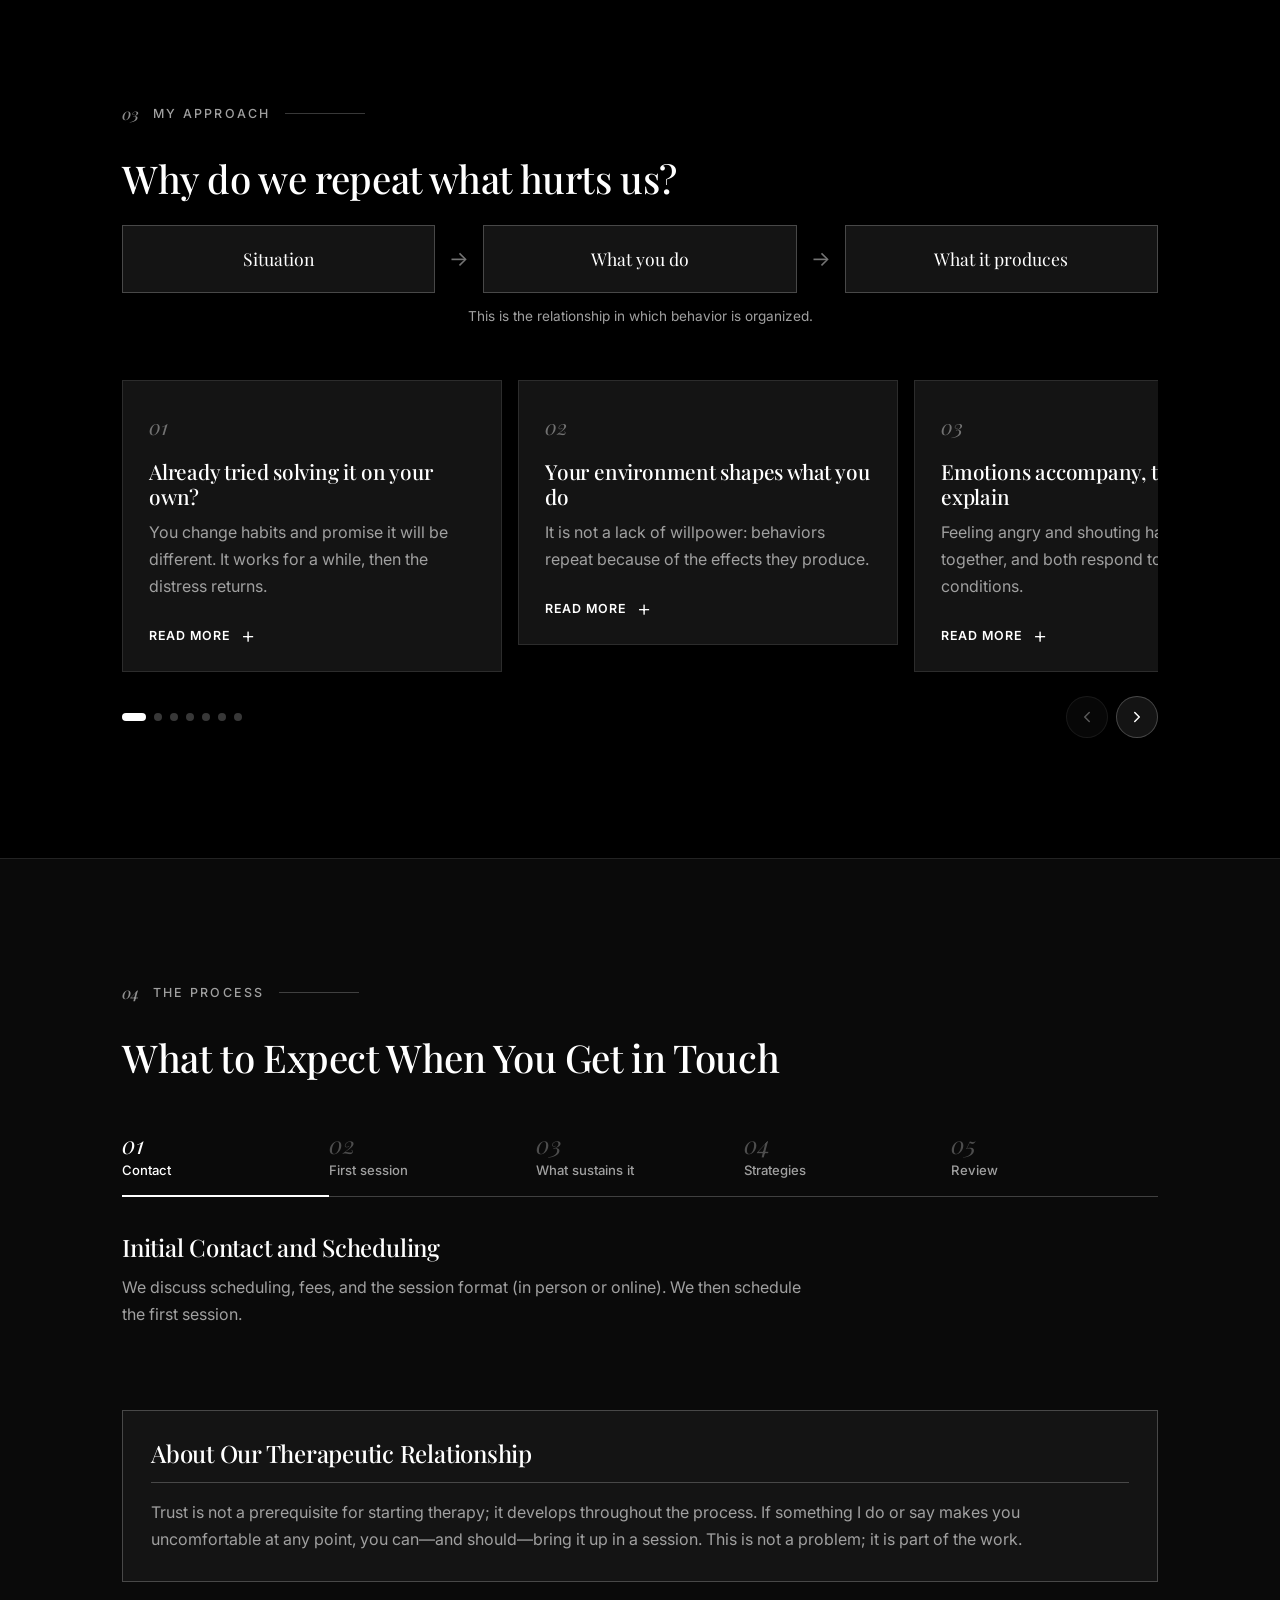
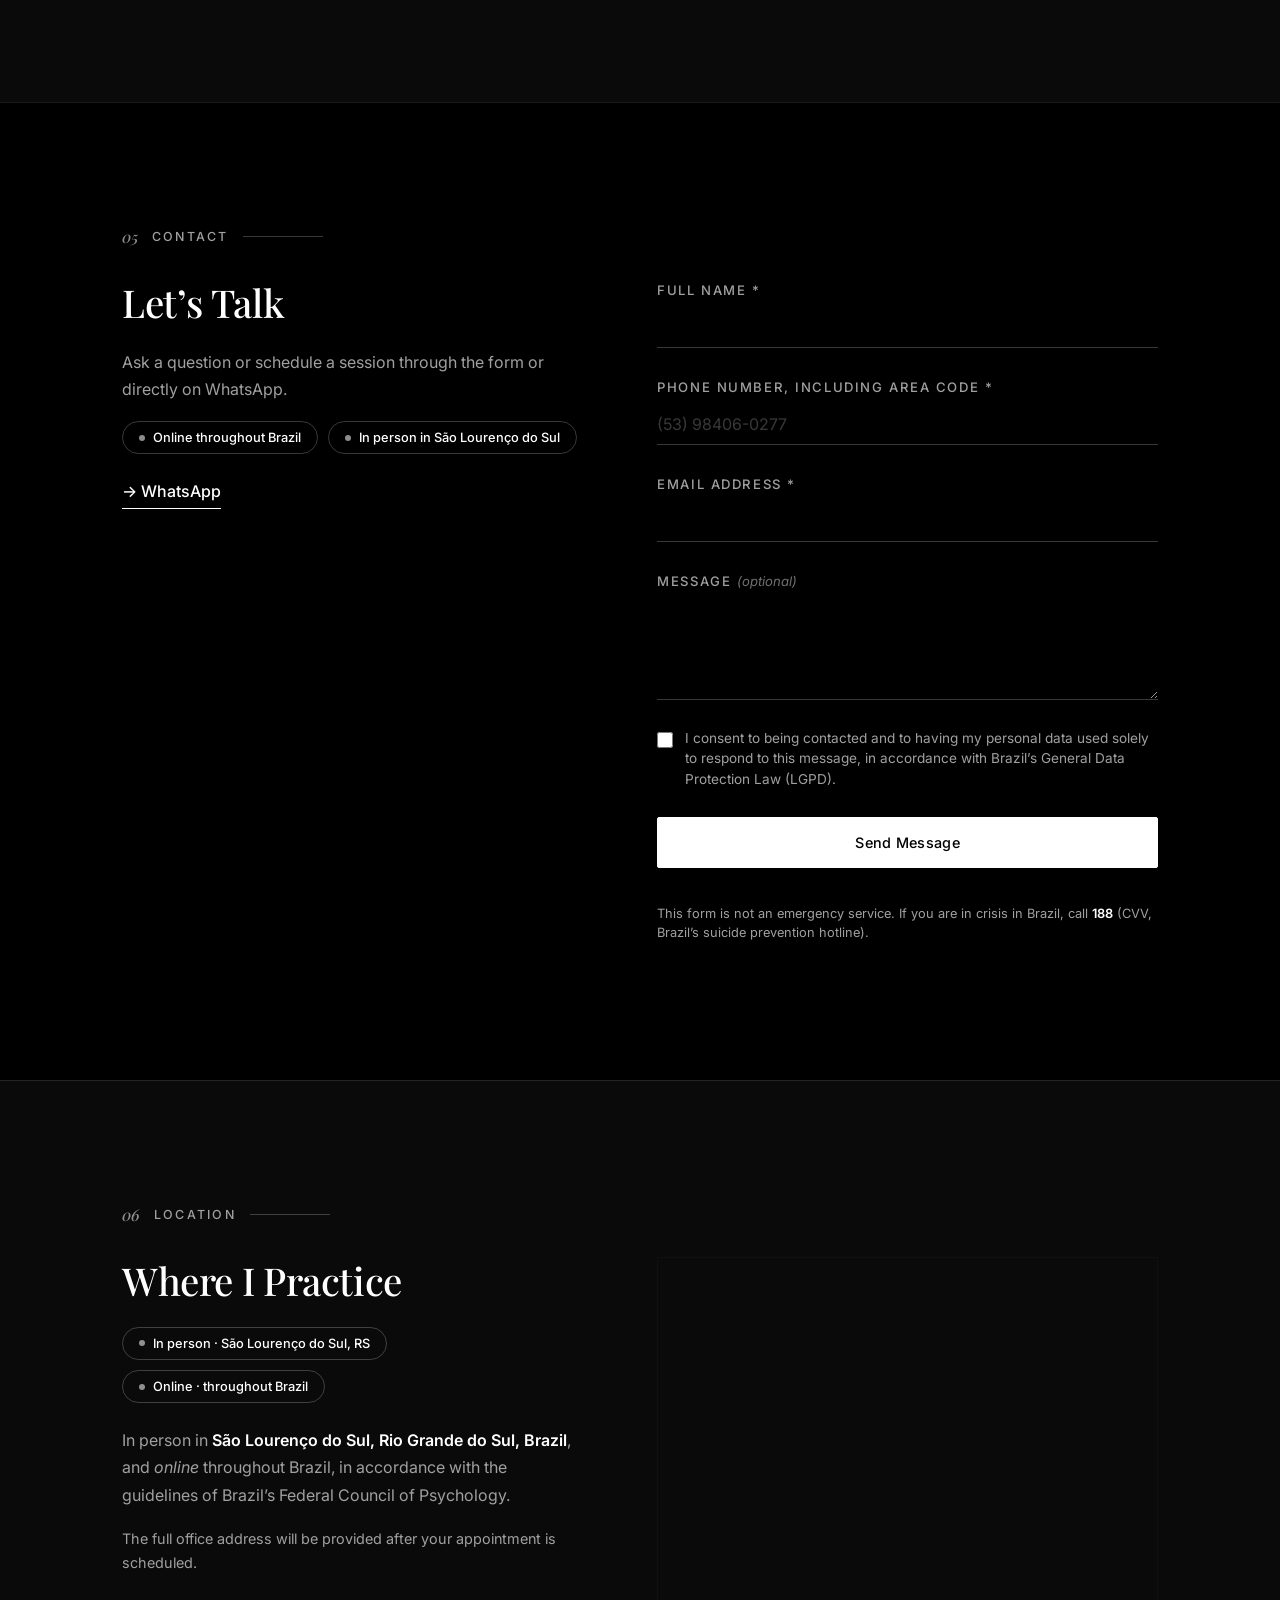
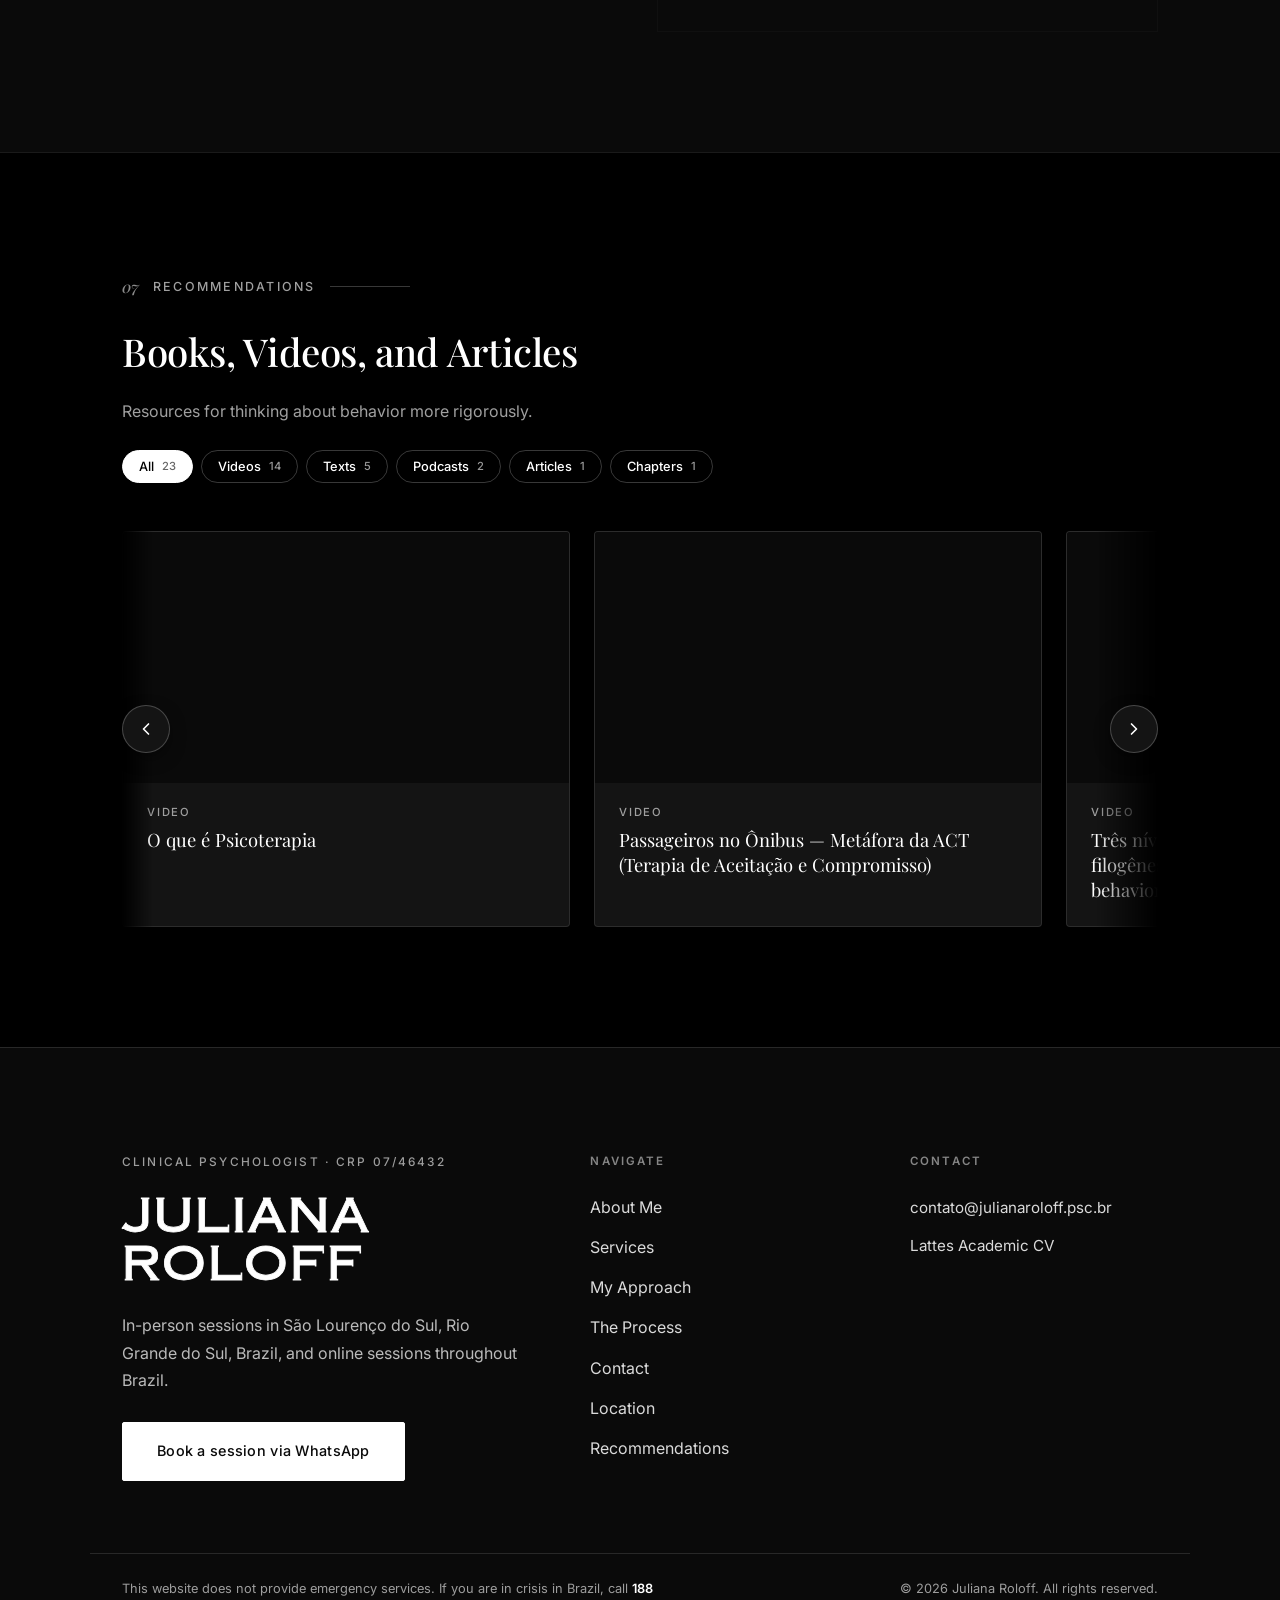
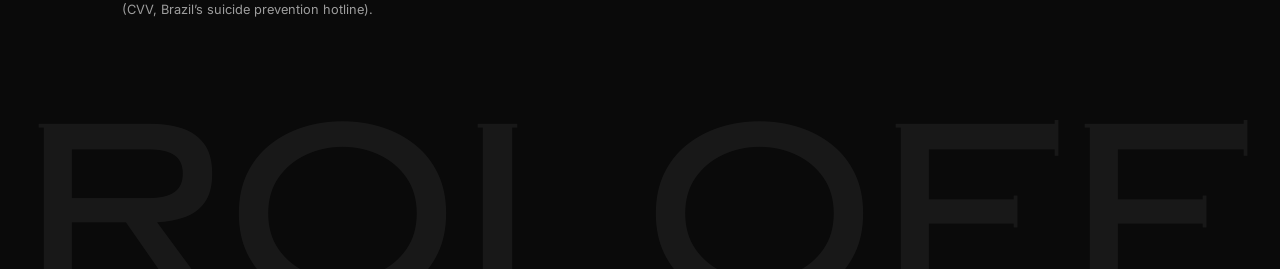
<file: en/index.html>
<!doctype html>
<html data-theme="dark" lang="en">
  <head>
    <meta charset="utf-8" />
    <meta content="width=device-width, initial-scale=1.0" name="viewport" />
    <script>
      (function () {
        try {
          var saved = localStorage.getItem("theme");
          var theme = saved || "dark";
          document.documentElement.setAttribute("data-theme", theme);
        } catch (e) {
          document.documentElement.setAttribute("data-theme", "dark");
        }
      })();
    </script>
    <script>document.documentElement.classList.add("js");</script>
    <title>Juliana Roloff | Clinical Psychologist — CRP 07/46432</title>
    <meta
      content="Clinical psychologist in São Lourenço do Sul, Rio Grande do Sul, Brazil. Individual psychotherapy for adults and adolescents aged 13 and over, in person and online, in Portuguese and English. CRP 07/46432."
      name="description"
    />
    <meta content="#0F0E0C" id="theme-color-meta" name="theme-color" />
    <meta content="website" property="og:type" />
    <meta
      content="Juliana Roloff | Clinical Psychologist"
      property="og:title"
    />
    <meta
      content="Individual psychotherapy for adults and adolescents aged 13 and over, in person in São Lourenço do Sul, Brazil, and online throughout Brazil."
      property="og:description"
    />
    <meta
      content="https://julianaroloff.psc.br/imagens/og-image.jpg"
      property="og:image"
    />
    <meta content="en_US" property="og:locale" />
    <link
      href="https://julianaroloff.psc.br/"
      hreflang="pt-BR"
      rel="alternate"
    />
    <link
      href="https://julianaroloff.psc.br/en/"
      hreflang="en"
      rel="alternate"
    />
    <link
      href="https://julianaroloff.psc.br/"
      hreflang="x-default"
      rel="alternate"
    />
    <link
      href="data:image/svg+xml,%3Csvg xmlns='http://www.w3.org/2000/svg' viewBox='0 0 100 100'%3E%3Crect width='100' height='100' rx='12' fill='%231A1714'/%3E%3Ctext x='50' y='68' font-family='Georgia,serif' font-size='46' font-style='italic' font-weight='500' fill='%23ECE9E4' text-anchor='middle'%3EJR%3C/text%3E%3C/svg%3E"
      rel="icon"
      type="image/svg+xml"
    />
    <link href="https://fonts.googleapis.com" rel="preconnect" />
    <link crossorigin="" href="https://fonts.gstatic.com" rel="preconnect" />
    <link
      href="https://fonts.googleapis.com/css2?family=Inter:wght@300;400;500;600&amp;family=Playfair+Display:ital,wght@0,500;0,600;1,400&amp;display=swap"
      rel="stylesheet"
    />
    <link href="/style.css" rel="stylesheet" />
      <!-- Widget do Netlify Identity (para o convite funcionar na raiz) -->
    <script src="https://identity.netlify.com/v1/netlify-identity-widget.js"></script>
  </head>
  <body>
    <a class="skip-link" href="#inicio">Skip to content</a>
    <header class="site-header">
      <div class="container header-inner">
        <a class="brand" href="#inicio">
          <span class="brand-name">Juliana Roloff</span>
        </a>
        <div class="header-actions">
          <nav class="main-nav" id="main-nav">
            <ul>
              <li><a href="#inicio">Home</a></li>
              <li><a href="#apresentacao">About Me</a></li>
              <li><a href="#servicos">Services</a></li>
              <li><a href="#fundamentos">My Approach</a></li>
              <li><a href="#processos">The Process</a></li>
              <li><a href="#contato">Contact</a></li>
              <li><a href="#localizacao">Location</a></li>
              <li><a href="#conteudo">Recommendations</a></li>
            </ul>
          </nav>
          <div aria-label="Language" class="lang-switcher" role="group">
            <a class="lang-link" data-lang="pt" href="/">
              <span class="lang-flag">🇧🇷</span><span class="lang-text">PT</span>
            </a>
            <a
              aria-current="page"
              class="lang-link active"
              data-lang="en"
              href="/en/"
            >
              <span class="lang-flag">🇺🇸</span><span class="lang-text">EN</span>
            </a>
          </div>
          <button
            aria-label="Switch to light mode"
            aria-pressed="true"
            class="theme-toggle"
            type="button"
          >
            <svg
              aria-hidden="true"
              class="icon-moon"
              fill="none"
              stroke="currentColor"
              stroke-linecap="round"
              stroke-linejoin="round"
              stroke-width="2"
              viewbox="0 0 24 24"
            >
              <path d="M21 12.79A9 9 0 1 1 11.21 3 7 7 0 0 0 21 12.79z"></path>
            </svg>
            <svg
              aria-hidden="true"
              class="icon-sun"
              fill="none"
              stroke="currentColor"
              stroke-linecap="round"
              stroke-linejoin="round"
              stroke-width="2"
              viewbox="0 0 24 24"
            >
              <circle cx="12" cy="12" r="5"></circle>
              <line x1="12" x2="12" y1="1" y2="3"></line>
              <line x1="12" x2="12" y1="21" y2="23"></line>
              <line x1="4.22" x2="5.64" y1="4.22" y2="5.64"></line>
              <line x1="18.36" x2="19.78" y1="18.36" y2="19.78"></line>
              <line x1="1" x2="3" y1="12" y2="12"></line>
              <line x1="21" x2="23" y1="12" y2="12"></line>
              <line x1="4.22" x2="5.64" y1="19.78" y2="18.36"></line>
              <line x1="18.36" x2="19.78" y1="5.64" y2="4.22"></line>
            </svg>
          </button>
          <button
            aria-controls="main-nav"
            aria-expanded="false"
            aria-label="Open menu"
            class="menu-toggle"
          >
            <span></span><span></span><span></span>
          </button>
        </div>
      </div>
    </header>
    <main>
      <!-- 1. HOME -->
      <section id="inicio" class="hero hero--video">
        <div class="hero-media" aria-hidden="true">
          <video class="hero-video" autoplay muted loop playsinline preload="auto" disablepictureinpicture poster="/video/hero-poster.jpg">
            <source src="/video/hero.mp4" type="video/mp4" />
          </video>
          <div class="hero-veil"></div>
        </div>
        <div class="container hero-inner">
          <p class="eyebrow">Clinical Psychology · CRP 07/46432 · São Lourenço do Sul, RS, Brazil</p>
          <h1 class="hero-title" aria-label="Juliana Roloff">
            <span class="t-line t-a"><span>Juliana</span></span>
            <span class="t-line t-b"><span>Roloff</span></span>
          </h1>
          <p class="lead">Behavioral science to understand <em>what sustains</em> distress and <em>what supports</em> change.</p>
          <ul class="chips" style="list-style:none;padding:0"><li class="chip">In person & online</li><li class="chip">Portuguese & English</li><li class="chip">Adults & teens 13+</li></ul>
          <div class="hero-cta">
            <a href="https://wa.me/5553984060277" target="_blank" rel="noopener" class="btn btn-primary">Book a session via WhatsApp</a>
            <a href="#fundamentos" class="btn btn-ghost">My approach</a>
          </div>
        </div>
        <a href="#apresentacao" class="scroll-cue" aria-label="Scroll to the About Me section">
          <svg viewBox="0 0 24 24" width="20" height="20" fill="none" stroke="currentColor" stroke-width="1.5"><path d="M12 5v14M6 13l6 6 6-6"/></svg>
        </a>
      </section>
      <!-- 2. ABOUT ME -->
      <section id="apresentacao" class="section">
        <div class="container">
          <p class="section-label"><span>01</span> About Me</p>
          <div class="split">
            <div class="split-text" data-reveal>
              <h2>Psychologist and philosopher.</h2>
              <p class="about-lead">Psychology (UFCSPA), Philosophy (PUCRS) and a specialization in progress in Clinical Behavior Analysis. I see clients in person and online, in Portuguese and English.</p>
              <div class="stats"><div class="stat"><span class="stat-num" data-count="2">2</span><span class="stat-label">years in a SUS psychiatric outpatient clinic</span></div><div class="stat"><span class="stat-num" data-count="5">5</span><span class="stat-label">degrees and trainings</span></div><div class="stat"><span class="stat-num" data-count="2">2</span><span class="stat-label">languages of practice</span></div></div>
              <ol class="timeline"><li><span class="tl-when">2020</span><span class="tl-what">Teaching degree in Philosophy · PUCRS</span><span class="tl-sub">Logic, epistemology and philosophy of science</span></li><li><span class="tl-when">2026</span><span class="tl-what">Degree in Psychology · UFCSPA</span><span class="tl-sub">Placements in public institutions, under supervision</span></li><li><span class="tl-when">In progress</span><span class="tl-what">Specialization in Clinical Behavior Analysis · IBAC</span></li><li><span class="tl-when">Also</span><span class="tl-what">Therapeutic Accompaniment (Instituto Singular) and Process-Based Therapy (Diade Lab)</span><span class="tl-sub">English proficiency: TOEFL iBT</span></li></ol>
            </div>
            <figure class="split-media" data-reveal>
              <img src="/imagens/foto-apresentacao.jpeg" alt="Portrait of psychologist Juliana Roloff" loading="lazy" />
            </figure>
          </div>

          <div class="exp-grid"><article class="exp-card" data-reveal><svg class="exp-icon" viewBox="0 0 24 24" fill="none" stroke="currentColor" stroke-width="1.5" stroke-linecap="round" stroke-linejoin="round" aria-hidden="true"><path d="M3 21V7a2 2 0 0 1 2-2h14a2 2 0 0 1 2 2v14"/><path d="M12 9v6M9 12h6"/><path d="M3 21h18"/></svg><h3>SUS psychiatric outpatient clinic</h3><p class="exp-sum">2 years at Hospital Psiquiátrico São Pedro, in moderate- and high-complexity cases.</p><details class="more more--link"><summary>See details</summary><div class="more-body"><p>For two years, I worked in a psychiatric outpatient clinic within Brazil’s Unified Health System (SUS), at Hospital Psiquiátrico São Pedro. Guided by the Expanded Clinic approach within the field of Public Health, I worked with cases of moderate and high complexity, involving histories of severe psychosocial vulnerability, various forms of violence, and chronic psychological distress, including problematic substance use.</p></div></details></article><article class="exp-card" data-reveal><svg class="exp-icon" viewBox="0 0 24 24" fill="none" stroke="currentColor" stroke-width="1.5" stroke-linecap="round" stroke-linejoin="round" aria-hidden="true"><circle cx="11" cy="11" r="7"/><path d="M21 21l-4.3-4.3"/></svg><h3>Research · UFCSPA + TJ-RS</h3><p class="exp-sum">Intervention protocol for men accused of violence against women.</p><details class="more more--link"><summary>See details</summary><div class="more-body"><p>I also took part in a research group at UFCSPA, in partnership with the Rio Grande do Sul Court of Justice (TJ-RS), which developed and evaluated an intervention protocol for men accused of violence against women.</p></div></details></article><article class="exp-card" data-reveal><svg class="exp-icon" viewBox="0 0 24 24" fill="none" stroke="currentColor" stroke-width="1.5" stroke-linecap="round" stroke-linejoin="round" aria-hidden="true"><path d="M2 16c2.5-3 5-3 7.5 0s5 3 7.5 0 3-2 5-1"/><path d="M2 10c2.5-3 5-3 7.5 0s5 3 7.5 0 3-2 5-1"/></svg><h3>2024 floods</h3><p class="exp-sum">Volunteer at a rescue site, providing psychological first aid.</p><details class="more more--link"><summary>See details</summary><div class="more-body"><p>During the 2024 floods in Rio Grande do Sul, I volunteered at a rescue site, providing psychological first aid as part of the support team from UFCSPA’s Psychology program.</p></div></details></article></div>

          <div class="about-full">
            <div class="read-more-content" id="quem-sou-mais"><p class="read-more-lead">I am a psychologist and philosopher, a Brazilian woman from Rio Grande do Sul. I earned my degree in Psychology from UFCSPA in 2026 and a teaching degree in Philosophy from PUCRS in 2020. I am currently pursuing a specialization in Clinical Behavior Analysis at IBAC.</p><p>My academic background brings together two complementary fields. In philosophy, I focused on the analytic tradition, with an emphasis on logic, epistemology, and philosophy of science. In psychology, I found in Behavior Analysis a way to understand and address human suffering without giving up critical thinking, translated into a socially responsible scientific practice. My teaching degree in Philosophy is not a departure from behavior-analytic clinical practice: teaching and clinical work share the same premise—that of creating the conditions in which new skills and ways of acting can develop.</p><p>Rather than starting from a distinction between normal and pathological, I take a functional approach to behavior: I look at how it is organized through the relationship between the person, their history, and their current life circumstances, and I intervene in those relationships to promote individual and collective well-being.</p><p>During my Psychology training, I worked in several public institutions, always under on-site supervision and faculty guidance.</p><p>I also have training in Therapeutic Accompaniment (Instituto Singular) and additional training in Process-Based Therapy (Diade Lab). I currently see clients in private practice, offering in-person and online psychotherapy in Portuguese and English. I hold an English proficiency certificate (TOEFL iBT).</p></div>
            <button class="read-more-btn" data-target="quem-sou-mais" aria-expanded="false">
              <span class="read-more-label">Continue reading</span>
              <svg class="read-more-icon" viewBox="0 0 24 24" width="16" height="16" fill="none" stroke="currentColor" stroke-width="2" stroke-linecap="round" stroke-linejoin="round" aria-hidden="true"><polyline points="6 9 12 15 18 9"/></svg>
            </button>
          </div>
        </div>
      </section>
      <!-- 3. SERVICES -->
      <section id="servicos" class="section section-alt">
        <div class="container">
          <p class="section-label"><span>02</span> Services</p>
          <div class="services-facts"><div class="fact" data-reveal><svg aria-hidden="true" class="fact-icon" fill="none" height="28" stroke="currentColor" stroke-linecap="round" stroke-linejoin="round" stroke-width="1.5" viewbox="0 0 24 24" width="28">
<path d="M17 21v-2a4 4 0 0 0-4-4H5a4 4 0 0 0-4 4v2"></path>
<circle cx="9" cy="7" r="4"></circle>
<path d="M23 21v-2a4 4 0 0 0-3-3.87"></path>
<path d="M16 3.13a4 4 0 0 1 0 7.75"></path>
</svg><span class="fact-label">Who I work with</span><span class="fact-value">Adults and adolescents aged 13 and over, in Portuguese and English.</span></div><div class="fact" data-reveal><svg aria-hidden="true" class="fact-icon" fill="none" height="28" stroke="currentColor" stroke-linecap="round" stroke-linejoin="round" stroke-width="1.5" viewbox="0 0 24 24" width="28">
<rect height="14" rx="2" ry="2" width="20" x="2" y="3"></rect>
<line x1="8" x2="16" y1="21" y2="21"></line>
<line x1="12" x2="12" y1="17" y2="21"></line>
</svg><span class="fact-label">Format</span><span class="fact-value">In person or online</span></div><div class="fact" data-reveal><svg aria-hidden="true" class="fact-icon" fill="none" height="28" stroke="currentColor" stroke-linecap="round" stroke-linejoin="round" stroke-width="1.5" viewbox="0 0 24 24" width="28">
<circle cx="12" cy="12" r="10"></circle>
<polyline points="12 6 12 12 16 14"></polyline>
</svg><span class="fact-label">Sessions</span><span class="fact-value">50 minutes, once a week</span></div><div class="fact" data-reveal><svg class="fact-icon" width="28" height="28" viewBox="0 0 24 24" fill="none" stroke="currentColor" stroke-width="1.5" stroke-linecap="round" stroke-linejoin="round" aria-hidden="true"><path d="M21 15a2 2 0 0 1-2 2H7l-4 4V5a2 2 0 0 1 2-2h14a2 2 0 0 1 2 2z"/></svg><span class="fact-label">Languages</span><span class="fact-value">Portuguese and English</span></div></div>
          <h3 class="faq-title" style="margin-top:48px">Before You Begin</h3>
          <div class="faq" data-reveal><details class="more"><summary>Adolescents</summary><div class="more-body"><p>Consent from a parent or legal guardian is required. The first session is held with them only, to discuss the service and clarify what information may be shared with the family. Individual sessions begin after that meeting.</p></div></details><details class="more"><summary>Online sessions</summary><div class="more-body"><p>Please have a private space where you can speak freely without being overheard or interrupted.</p></div></details><details class="more"><summary>Reimbursement</summary><div class="more-body"><p>I am not affiliated with health insurance plans, but I provide receipts for paid sessions so you can request reimbursement from your insurer. Coverage for psychotherapy sessions is a right provided for under Brazilian Law No. 9,656/98.</p></div></details><details class="more"><summary>How long therapy lasts</summary><div class="more-body"><p>The length of therapy varies according to your needs. Because change is not linear, ending therapy is assessed collaboratively, in light of the therapeutic goals established at the outset.</p></div></details></div>
          <div class="cta-row">
            <a href="https://wa.me/5553984060277" target="_blank" rel="noopener" class="btn btn-primary">Book via WhatsApp</a>
            <a href="#contato" class="btn btn-ghost">Fill out the form</a>
          </div>
        </div>
      </section>
      <!-- 4. MY APPROACH -->
      <section id="fundamentos" class="section">
        <div class="container">
          <p class="section-label"><span>03</span> My Approach</p>
          <h2 data-reveal>Why do we repeat what hurts us?</h2>
          <div class="abc" data-reveal>
            <div class="abc-box">Situation</div><span class="abc-arrow" aria-hidden="true"></span>
            <div class="abc-box">What you do</div><span class="abc-arrow" aria-hidden="true"></span>
            <div class="abc-box">What it produces</div>
          </div>
          <p class="abc-cap">This is the relationship in which behavior is organized.</p>
          <div class="story" data-reveal>
            <div class="story-track" id="story-track" tabindex="0" aria-label="My Approach"><article class="story-card"><span class="story-n">01</span><h3>Already tried solving it on your own?</h3><p class="story-sum">You change habits and promise it will be different. It works for a while, then the distress returns.</p><details class="more more--link"><summary>Read more</summary><div class="more-body"><p>People who seek therapy have often already tried to solve their problem on their own: changing habits, doing research, and promising themselves that things would be different. It works for a while, but the distress returns, and the question remains: <em>why do I do this, even though I know it harms me?</em></p></div></details></article><article class="story-card"><span class="story-n">02</span><h3>Your environment shapes what you do</h3><p class="story-sum">It is not a lack of willpower: behaviors repeat because of the effects they produce.</p><details class="more more--link"><summary>Read more</summary><div class="more-body"><p>The most common explanations point inward, such as a lack of willpower, a chemical imbalance, or a certain personality type. Behavior Analysis, the approach that guides my work, offers another perspective: <strong>what you do is shaped by the relationship between you and your environment</strong>. You repeat certain behaviors because, in certain situations, they have produced certain effects, and you avoid others because of the weight of their consequences.</p></div></details></article><article class="story-card"><span class="story-n">03</span><h3>Emotions accompany, they don't explain</h3><p class="story-sum">Feeling angry and shouting happen together, and both respond to the same conditions.</p><details class="more more--link"><summary>Read more</summary><div class="more-body"><p>What we call a person’s “way of being” is, to a large extent, a set of learned patterns repeated often enough to seem natural. This does not dismiss your emotions; rather, it means no longer treating them as causes. If you say you shouted because you were angry, anger does not explain the shouting. Feeling angry and shouting happen together; it is this closeness that makes it seem as though one caused the other, when both are responses to the same conditions.</p></div></details></article><article class="story-card"><span class="story-n">04</span><h3>Even what seems irrational has a function</h3><p class="story-sum">Finding out what a behavior serves opens a path to change.</p><details class="more more--link"><summary>Read more</summary><div class="more-body"><p><strong>Even what seems irrational serves a function, and discovering that function opens a path to change.</strong> You know your own story; I bring the professional training to identify patterns that may go unnoticed when you are deeply immersed in what you are experiencing. We build goals together and reassess them as the process moves forward.</p></div></details></article><article class="story-card"><span class="story-n">05</span><h3>Suffering is real</h3><p class="story-sum">It hurts, deserves serious care and sometimes support from several professionals.</p><details class="more more--link"><summary>Read more</summary><div class="more-body"><p>None of this means taking suffering lightly. Regardless of its origin—innate, learned, or a combination of both—<strong>suffering is real, painful, and deserves serious care</strong>. Some situations may require support from multiple professionals. Identifying what kind of care is needed is part of the work.</p></div></details></article><article class="story-card"><span class="story-n">06</span><h3>No verdicts, no lectures</h3><p class="story-sum">What you share is not turned into judgment. That is a clinical requirement, not kindness.</p><details class="more more--link"><summary>Read more</summary><div class="more-body"><p>I cannot promise that you will leave every session feeling better, because talking about what hurts can be uncomfortable. It is true that what you share changes the course of therapy. It is equally true that <strong>it will not be turned into a verdict about you or into moralizing advice</strong>. This is not a matter of kindness; it is a clinical requirement: no one keeps talking about what hurts if the listener’s response makes the pain worse.</p><p>My responses are not neutral, just like anyone else’s. Part of my work is to examine them in supervision and adjust how I address the effects they have on you.</p></div></details></article><article class="story-card"><span class="story-n">07</span><h3>The goal is your autonomy</h3><p class="story-sum">That you learn to analyze and manage what sustains your distress.</p><details class="more more--link"><summary>Read more</summary><div class="more-body"><p>The ultimate goal is for you to learn how to analyze and manage the factors that maintain your distress, so you can address them autonomously in different areas of your life in ways that support both your well-being and the well-being of the environment in which you live. The two are inseparable.</p></div></details></article></div>
            <div class="story-ctrl">
              <div class="story-dots" id="story-dots"></div>
              <div class="story-btns"><button type="button" class="story-btn" id="story-prev" aria-label="Previous"><svg viewBox="0 0 24 24" width="18" height="18" fill="none" stroke="currentColor" stroke-width="2" stroke-linecap="round" stroke-linejoin="round" aria-hidden="true"><polyline points="15 18 9 12 15 6"/></svg></button><button type="button" class="story-btn" id="story-next" aria-label="Next"><svg viewBox="0 0 24 24" width="18" height="18" fill="none" stroke="currentColor" stroke-width="2" stroke-linecap="round" stroke-linejoin="round" aria-hidden="true"><polyline points="9 18 15 12 9 6"/></svg></button></div>
            </div>
          </div>
        </div>
      </section>
      <!-- 5. THE PROCESS -->
      <section id="processos" class="section section-alt">
        <div class="container">
          <p class="section-label"><span>04</span> The Process</p>
          <h2 data-reveal>What to Expect When You Get in Touch</h2>
          <div class="steps" role="tablist" data-reveal><button type="button" class="step" role="tab" id="tab-1" aria-controls="panel-1" aria-selected="true"><span class="step-n">01</span><span class="step-t">Contact</span></button><button type="button" class="step" role="tab" id="tab-2" aria-controls="panel-2" aria-selected="false"><span class="step-n">02</span><span class="step-t">First session</span></button><button type="button" class="step" role="tab" id="tab-3" aria-controls="panel-3" aria-selected="false"><span class="step-n">03</span><span class="step-t">What sustains it</span></button><button type="button" class="step" role="tab" id="tab-4" aria-controls="panel-4" aria-selected="false"><span class="step-n">04</span><span class="step-t">Strategies</span></button><button type="button" class="step" role="tab" id="tab-5" aria-controls="panel-5" aria-selected="false"><span class="step-n">05</span><span class="step-t">Review</span></button></div>
          <div class="step-panel" role="tabpanel" id="panel-1" aria-labelledby="tab-1"><h3>Initial Contact and Scheduling</h3><p class="muted">We discuss scheduling, fees, and the session format (in person or online). We then schedule the first session.</p></div><div class="step-panel" role="tabpanel" id="panel-2" aria-labelledby="tab-2"><h3>First Session and Beginning the Work</h3><p class="muted">In these first meetings, we will focus on your life history and map out your goals, resources, and difficulties. We will also agree on how therapy will work: what you can expect from me, what I expect from you, and how we will handle unexpected situations.</p></div><div class="step-panel" role="tabpanel" id="panel-3" aria-labelledby="tab-3"><h3>What Maintains Your Distress</h3><p class="muted">We explore the conditions in which your distress arises: what happens beforehand, what you do, feel, and need, and what all of this produces in your life. The aim is to understand the relationships that sustain it today, without searching for a single cause or something hidden inside you.</p></div><div class="step-panel" role="tabpanel" id="panel-4" aria-labelledby="tab-4"><h3>Putting Strategies into Practice</h3><p class="muted">Once we have defined your goals, we develop strategies and put them into action. The work is not limited to the therapy room; it also extends to what you try and apply in your everyday life.</p></div><div class="step-panel" role="tabpanel" id="panel-5" aria-labelledby="tab-5"><h3>Review and Adjustment</h3><p class="muted">Psychotherapy is an evolving process, not a one-size-fits-all recipe. We regularly review whether our work is effective. If it is, we consolidate the changes until you can continue without therapy. If it is not, we adjust course.</p></div>
          <div class="process-addendum" data-reveal>
            <h3>About Our Therapeutic Relationship</h3>
            <p class="muted">Trust is not a prerequisite for starting therapy; it develops throughout the process. If something I do or say makes you uncomfortable at any point, you can—and should—bring it up in a session. This is not a problem; it is part of the work.</p>
          </div>
        </div>
      </section>
      <!-- 6. CONTACT -->
      <section class="section" id="contato">
        <div class="container">
          <p class="section-label"><span>05</span> Contact</p>
          <div class="split split-contact">
            <div class="split-text" data-reveal><h2>Let’s Talk</h2><p class="muted">Ask a question or schedule a session through the form or directly on WhatsApp.</p><ul class="chips chips--left" style="list-style:none;padding:0"><li class="chip">Online throughout Brazil</li><li class="chip">In person in São Lourenço do Sul</li></ul><p class="contact-direct">
<a class="link-inline" href="https://wa.me/5553984060277" rel="noopener" target="_blank">
                  → WhatsApp
                </a>
</p></div>
            <form
              action="https://api.web3forms.com/submit"
              class="contact-form"
              method="POST"
              name="contato"
            >
              <!-- Access Key do Web3Forms — substituir pelo valor real -->
              <input
                type="hidden"
                name="access_key"
                value="520ca187-adfc-4fc1-8c4c-aacd7ccb87d0"
              />
              <input
                type="hidden"
                name="subject"
                value="New contact — Juliana Roloff Psychologist"
              />
              <input
                type="hidden"
                name="from_name"
                value="Juliana Roloff Website"
              />
              <input
                type="hidden"
                name="redirect"
                value="https://julianaroloff.psc.br/en/obrigado.html"
              />
              <!-- Honeypot anti-spam (invisível para humanos) -->
              <input type="checkbox" name="botcheck" style="display: none" />

              <div class="field">
                <label for="nome">Full name *</label>
                <input
                  autocomplete="name"
                  id="nome"
                  name="nome"
                  required=""
                  type="text"
                />
              </div>
              <div class="field">
                <label for="telefone"
                  >Phone number, including area code *</label
                >
                <input
                  autocomplete="tel"
                  id="telefone"
                  inputmode="tel"
                  name="telefone"
                  placeholder="(53) 98406-0277"
                  required=""
                  type="tel"
                />
              </div>
              <div class="field">
                <label for="email">Email address *</label>
                <input
                  autocomplete="email"
                  id="email"
                  name="email"
                  required=""
                  type="email"
                />
              </div>
              <div class="field">
                <label for="mensagem"
                  >Message <span class="optional">(optional)</span></label
                >
                <textarea id="mensagem" name="mensagem" rows="4"></textarea>
              </div>
              <div class="field field-check">
                <input
                  id="consentimento"
                  name="consentimento"
                  required=""
                  type="checkbox"
                />
                <label for="consentimento"
                  >I consent to being contacted and to having my personal data
                  used solely to respond to this message, in accordance with
                  Brazil’s General Data Protection Law (LGPD).</label
                >
              </div>
              <button class="btn btn-primary btn-full" type="submit">
                Send Message
              </button>
              <p class="form-note">
                This form is not an emergency service. If you are in crisis in
                Brazil, call <strong>188</strong> (CVV, Brazil’s suicide
                prevention hotline).
              </p>
            </form>
          </div>
        </div>
      </section>
      <!-- 7. LOCATION -->
      <section class="section section-alt" id="localizacao">
        <div class="container">
          <p class="section-label"><span>06</span> Location</p>
          <div class="split split-location">
            <div class="split-text" data-reveal><h2>Where I Practice</h2><ul class="chips chips--left" style="list-style:none;padding:0"><li class="chip">In person · São Lourenço do Sul, RS</li><li class="chip">Online · throughout Brazil</li></ul><p class="muted">In person in <strong>São Lourenço do Sul, Rio Grande do Sul, Brazil</strong>, and <em>online</em> throughout Brazil, in accordance with the guidelines of Brazil’s Federal Council of Psychology.</p><p class="muted location-note">The full office address will be provided after your appointment is scheduled.</p></div>
            <div class="map-wrapper">
              <iframe
                allowfullscreen=""
                loading="lazy"
                referrerpolicy="no-referrer-when-downgrade"
                src="https://www.google.com/maps?q=S%C3%A3o+Louren%C3%A7o+do+Sul,+RS&amp;output=embed"
                title="Map of São Lourenço do Sul, Rio Grande do Sul, Brazil"
              ></iframe>
            </div>
          </div>
        </div>
      </section>
      <!-- 8. RECOMMENDATIONS -->
      <section class="section" id="conteudo">
        <div class="container"><p class="section-label"><span>07</span> Recommendations</p><h2>Books, Videos, and Articles</h2><p class="muted section-intro" style="margin-bottom:24px">Resources for thinking about behavior more rigorously.</p><div class="filters" id="rec-filters" role="group" aria-label="Filter recommendations by type" hidden></div></div>
        <div
          aria-label="Recommended resources"
          aria-roledescription="carousel"
          class="carousel"
          id="carousel"
        >
          <button
            aria-label="Previous"
            class="carousel-arrow carousel-arrow--prev"
            type="button"
          >
            <svg
              aria-hidden="true"
              fill="none"
              height="20"
              stroke="currentColor"
              stroke-linecap="round"
              stroke-linejoin="round"
              stroke-width="2"
              viewbox="0 0 24 24"
              width="20"
            >
              <polyline points="15 18 9 12 15 6"></polyline>
            </svg>
          </button>
          <div class="carousel-viewport" id="carousel-viewport">
            <div class="carousel-track" id="carousel-track"></div>
          </div>
          <button
            aria-label="Next"
            class="carousel-arrow carousel-arrow--next"
            type="button"
          >
            <svg
              aria-hidden="true"
              fill="none"
              height="20"
              stroke="currentColor"
              stroke-linecap="round"
              stroke-linejoin="round"
              stroke-width="2"
              viewbox="0 0 24 24"
              width="20"
            >
              <polyline points="9 18 15 12 9 6"></polyline>
            </svg>
          </button>
        </div>
      </section>
    </main>
    <footer class="site-footer">
      <div class="container footer-grid">
        <div class="footer-brand">
          <p class="footer-kicker">Clinical Psychologist · CRP 07/46432</p>
          <p class="footer-name"><span>Juliana</span> <em>Roloff</em></p>
          <p class="footer-lead">In-person sessions in São Lourenço do Sul, Rio Grande do Sul, Brazil, and online sessions throughout Brazil.</p>
          <a href="https://wa.me/5553984060277" target="_blank" rel="noopener" class="btn btn-primary footer-cta">Book a session via WhatsApp</a>
        </div>
        <nav class="footer-nav" aria-label="Navigate">
          <p class="footer-h">Navigate</p>
          <ul><li><a href="#apresentacao">About Me</a></li><li><a href="#servicos">Services</a></li><li><a href="#fundamentos">My Approach</a></li><li><a href="#processos">The Process</a></li><li><a href="#contato">Contact</a></li><li><a href="#localizacao">Location</a></li><li><a href="#conteudo">Recommendations</a></li></ul>
        </nav>
        <div class="footer-col">
          <p class="footer-h">Contact</p>
          <p class="footer-contact"><a href="mailto:contato@julianaroloff.psc.br">contato@julianaroloff.psc.br</a> <span class="dot">·</span> <a href="http://lattes.cnpq.br/8611418610937092" rel="noopener" target="_blank">Lattes Academic CV</a></p>
        </div>
      </div>
      <div class="container footer-bottom">
        <p class="footer-safety">This website does not provide emergency services. If you are in crisis in Brazil, call <strong>188</strong> (CVV, Brazil’s suicide prevention hotline).</p>
        <p class="footer-copy">© 2026 Juliana Roloff. All rights reserved.</p>
      </div>
      <span class="footer-mark" aria-hidden="true">Roloff</span>
    </footer>
    <a
      aria-label="Contact via WhatsApp"
      class="wa-float"
      href="https://wa.me/5553984060277"
      rel="noopener"
      target="_blank"
    >
      <svg
        aria-hidden="true"
        fill="currentColor"
        height="26"
        viewBox="0 0 32 32"
        width="26"
      >
        <path
          d="M16 3C9.4 3 4 8.4 4 15c0 2.1.6 4.1 1.6 5.9L4 29l8.3-1.6c1.7.9 3.6 1.4 5.7 1.4 6.6 0 12-5.4 12-12S22.6 3 16 3zm0 21.8c-1.8 0-3.5-.5-5-1.4l-.4-.2-4.9 1 1-4.8-.3-.4c-1-1.6-1.5-3.4-1.5-5.3 0-5.5 4.5-10 10-10s10 4.5 10 10-4.5 10.1-10 10.1zm5.5-7.5c-.3-.1-1.8-.9-2-1-.3-.1-.5-.1-.7.1-.2.3-.8 1-.9 1.2-.2.2-.3.2-.6.1-.3-.1-1.3-.5-2.4-1.5-.9-.8-1.5-1.7-1.7-2-.2-.3 0-.4.1-.6l.4-.5c.1-.2.2-.3.3-.5.1-.2 0-.4 0-.5 0-.1-.7-1.6-.9-2.2-.2-.6-.5-.5-.7-.5h-.6c-.2 0-.5.1-.8.4-.3.3-1 1-1 2.5s1.1 2.9 1.2 3.1c.1.2 2.1 3.2 5.1 4.5.7.3 1.3.5 1.7.6.7.2 1.4.2 1.9.1.6-.1 1.8-.7 2-1.4.2-.7.2-1.3.2-1.4-.1-.1-.2-.2-.5-.3z"
        ></path>
      </svg>
    </a>
    <script src="/script.js"></script>
  </body>
</html>
</file>
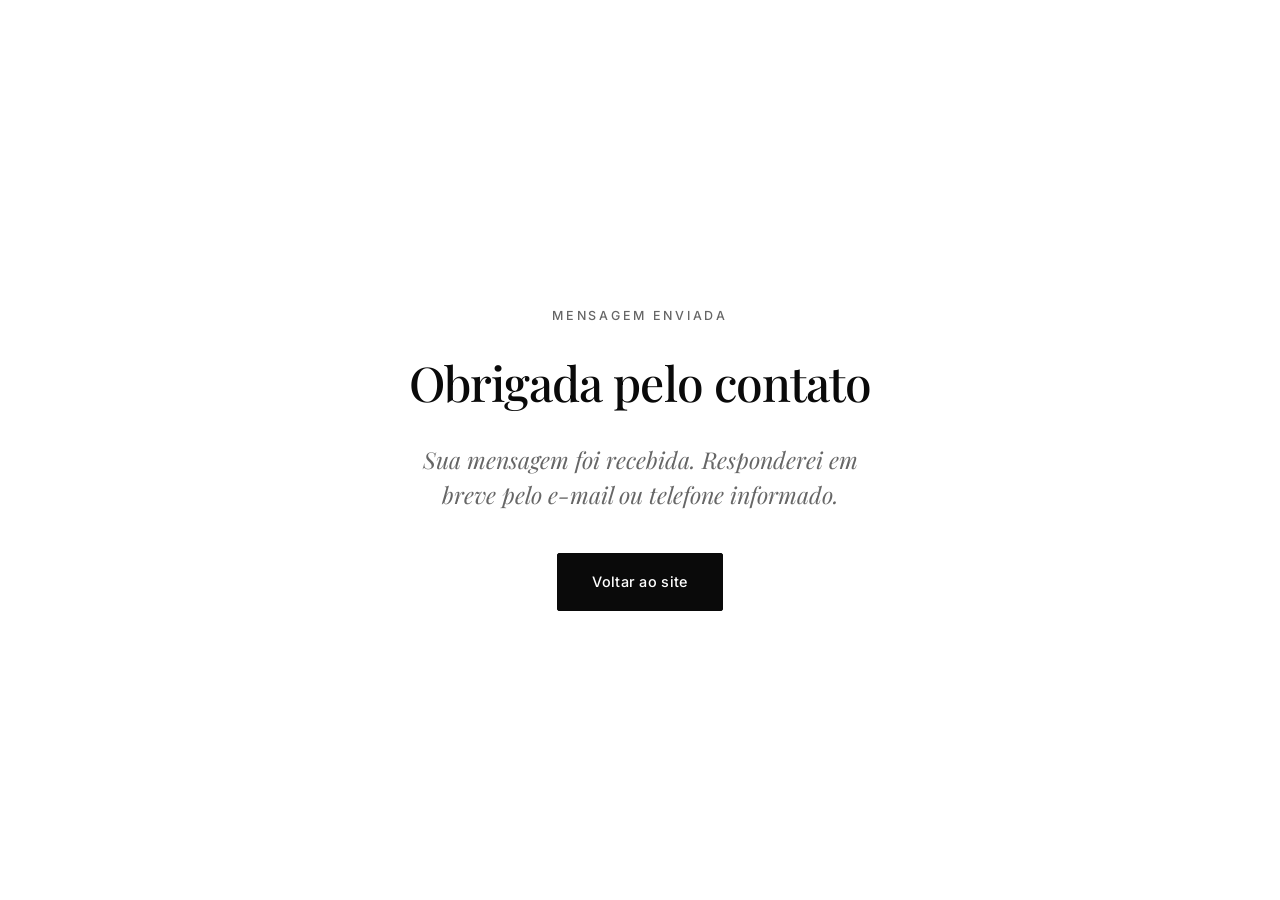
<file: obrigado.html>
<!DOCTYPE html>
<html lang="pt-BR" data-theme="light">
<head>
  <meta charset="UTF-8">
  <meta name="viewport" content="width=device-width, initial-scale=1.0">

  <script>
    (function () {
      try {
        var saved = localStorage.getItem('theme');
        var prefersDark = window.matchMedia('(prefers-color-scheme: dark)').matches;
        var theme = saved || (prefersDark ? 'dark' : 'light');
        document.documentElement.setAttribute('data-theme', theme);
      } catch (e) {
        document.documentElement.setAttribute('data-theme', 'light');
      }
    })();
  </script>

  <title>Mensagem enviada | Juliana G. Roloff</title>
  <meta name="robots" content="noindex">
  <link rel="icon" type="image/svg+xml" href="data:image/svg+xml,%3Csvg xmlns='http://www.w3.org/2000/svg' viewBox='0 0 100 100'%3E%3Crect width='100' height='100' rx='12' fill='%231A1714'/%3E%3Ctext x='50' y='68' font-family='Georgia,serif' font-size='46' font-style='italic' font-weight='500' fill='%23ECE9E4' text-anchor='middle'%3EJR%3C/text%3E%3C/svg%3E">
  <link rel="preconnect" href="https://fonts.googleapis.com">
  <link rel="preconnect" href="https://fonts.gstatic.com" crossorigin>
  <link href="https://fonts.googleapis.com/css2?family=Inter:wght@400;500&family=Playfair+Display:ital,wght@0,500;0,600&display=swap" rel="stylesheet">
  <link rel="stylesheet" href="/style.css">
</head>
<body>
  <main class="hero">
    <div class="container-narrow" style="text-align:center">
      <p class="eyebrow">Mensagem enviada</p>
      <h1 style="font-size: clamp(2rem, 4vw, 3rem)">Obrigada pelo contato</h1>
      <p class="lead" style="max-width: 480px">Sua mensagem foi recebida. Responderei em breve pelo e-mail ou telefone informado.</p>
      <a href="/" class="btn btn-primary">Voltar ao site</a>
    </div>
  </main>
</body>
</html>
</file>
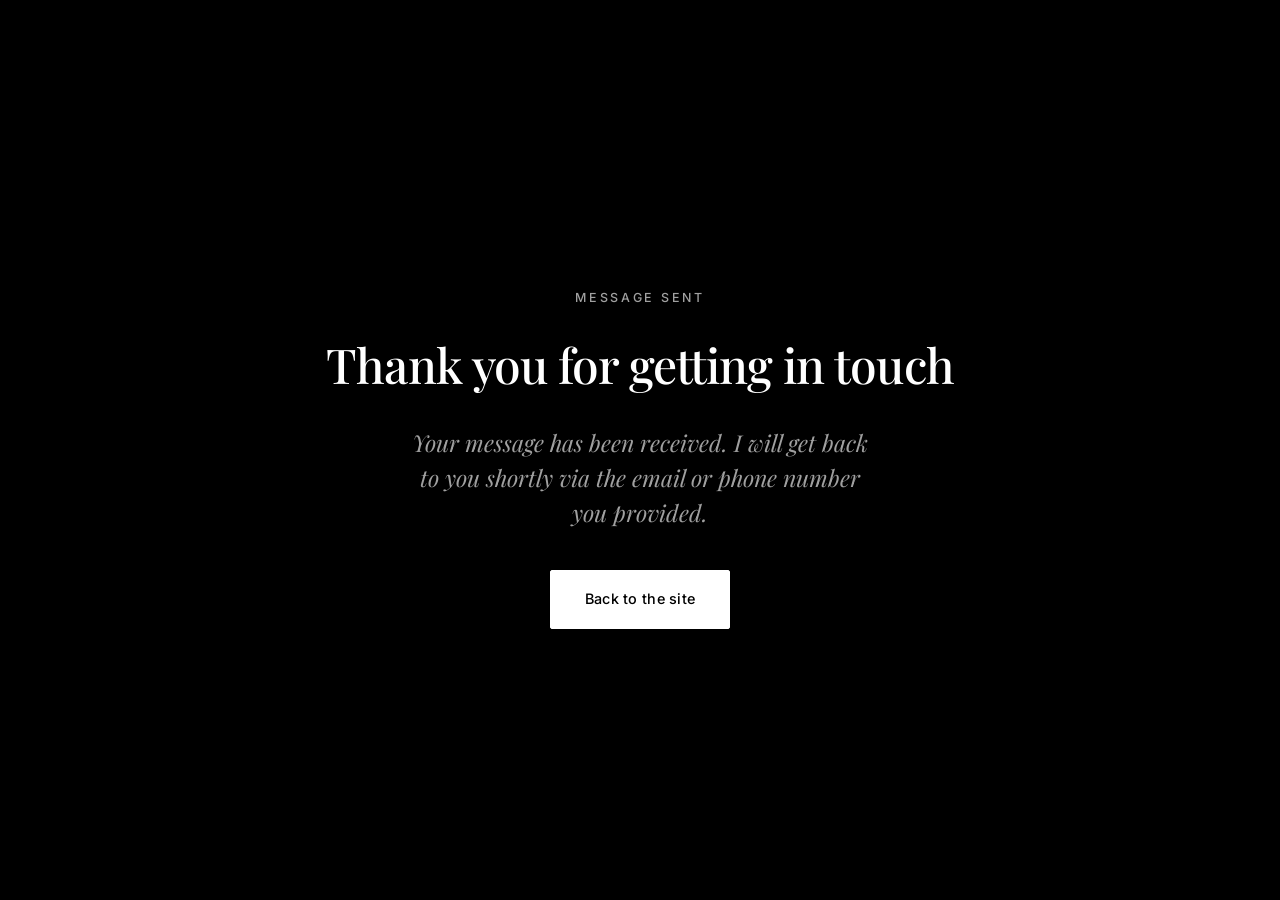
<file: en/obrigado.html>
<!DOCTYPE html>
<html lang="en" data-theme="dark">
<head>
  <meta charset="UTF-8">
  <meta name="viewport" content="width=device-width, initial-scale=1.0">

  <script>
    (function () {
      try {
        var saved = localStorage.getItem('theme');
        var theme = saved || 'dark';
        document.documentElement.setAttribute('data-theme', theme);
      } catch (e) {
        document.documentElement.setAttribute('data-theme', 'dark');
      }
    })();
  </script>

  <title>Message sent | Juliana G. Roloff</title>
  <meta name="robots" content="noindex">
  <meta name="theme-color" content="#0F0E0C" id="theme-color-meta">

  <link rel="icon" type="image/svg+xml" href="data:image/svg+xml,%3Csvg xmlns='http://www.w3.org/2000/svg' viewBox='0 0 100 100'%3E%3Crect width='100' height='100' rx='12' fill='%231A1714'/%3E%3Ctext x='50' y='68' font-family='Georgia,serif' font-size='46' font-style='italic' font-weight='500' fill='%23ECE9E4' text-anchor='middle'%3EJR%3C/text%3E%3C/svg%3E">
  <link rel="preconnect" href="https://fonts.googleapis.com">
  <link rel="preconnect" href="https://fonts.gstatic.com" crossorigin>
  <link href="https://fonts.googleapis.com/css2?family=Inter:wght@400;500&family=Playfair+Display:ital,wght@0,500;0,600&display=swap" rel="stylesheet">
  <link rel="stylesheet" href="/style.css">
</head>
<body>
  <main class="hero">
    <div class="container-narrow" style="text-align:center">
      <p class="eyebrow">Message sent</p>
      <h1 style="font-size: clamp(2rem, 4vw, 3rem)">Thank you for getting in touch</h1>
      <p class="lead" style="max-width: 480px">Your message has been received. I will get back to you shortly via the email or phone number you provided.</p>
      <a href="/en/" class="btn btn-primary">Back to the site</a>
    </div>
  </main>
</body>
</html>
</file>
<file: style.css>
/* =========================================================
   RESET & TOKENS
   ========================================================= */
*,
*::before,
*::after {
  box-sizing: border-box;
  margin: 0;
  padding: 0;
}

:root {
  /* ---------- TEMA CLARO (mais branco) ---------- */
  --bg: #ffffff;
  --surface: #f8f8f8;
  --surface-2: #ffffff;
  --text: #0a0a0a;
  --muted: #666666;
  --line: #e0e0e0;
  --line-strong: #c0c0c0;
  --footer-bg: #a0a0a0;
  --footer-text: #1a1714;
  --footer-border: rgba(0, 0, 0, 0.15);

  --header-bg: rgba(255, 255, 255, 0.85);
  --btn-hover-bg: #2a2622;
  --hero-vignette: none;
  --map-filter: grayscale(0.4) contrast(0.95);
  --map-filter-hover: grayscale(0) contrast(1);
  --card-shadow-hover: 0 12px 28px -12px rgba(0, 0, 0, 0.12);

  --wa-green: #25d366;
  --wa-green-dark: #1ebe57;

  --serif: "Playfair Display", Georgia, "Times New Roman", serif;
  --sans: "Inter", -apple-system, BlinkMacSystemFont, "Segoe UI", sans-serif;

  --header-h: 76px;
  --container: 1100px;
  --container-narrow: 720px;
  --easing: cubic-bezier(0.2, 0.7, 0.2, 1);
}

[data-theme="dark"] {
  /* ---------- TEMA ESCURO (mais preto) ---------- */
  --bg: #000000;
  --surface: #0a0a0a;
  --surface-2: #141414;
  --text: #ffffff;
  --muted: #a0a0a0;
  --line: rgba(255, 255, 255, 0.1);
  --line-strong: rgba(255, 255, 255, 0.22);
  --footer-bg: #a0a0a0;
  --footer-text: #1a1714;
  --footer-border: rgba(0, 0, 0, 0.15);

  --header-bg: rgba(0, 0, 0, 0.78);
  --btn-hover-bg: #d9d2c4;
  --hero-vignette: none;
  --map-filter: grayscale(1) invert(0.92) contrast(0.85);
  --map-filter-hover: grayscale(1) invert(0.92) contrast(1);
  --card-shadow-hover: 0 18px 40px -20px rgba(0, 0, 0, 0.8);
}

html {
  scroll-behavior: smooth;
}

body {
  background-color: var(--bg);
  background-image: var(--hero-vignette);
  background-attachment: fixed;
  color: var(--text);
  font-family: var(--sans);
  font-size: 16px;
  line-height: 1.7;
  font-weight: 400;
  -webkit-font-smoothing: antialiased;
  -moz-osx-font-smoothing: grayscale;
  text-rendering: optimizeLegibility;
}

img {
  max-width: 100%;
  display: block;
}
a {
  color: inherit;
}

/* ---------- CONTAINERS ---------- */
.container {
  max-width: var(--container);
  margin: 0 auto;
  padding: 0 32px;
}
.container-narrow {
  max-width: var(--container-narrow);
  margin: 0 auto;
  padding: 0 32px;
}

/* ---------- SKIP LINK ---------- */
.skip-link {
  position: absolute;
  left: -9999px;
  top: 0;
  background: var(--text);
  color: var(--bg);
  padding: 12px 20px;
  z-index: 999;
  font-size: 0.9rem;
}
.skip-link:focus {
  left: 12px;
  top: 12px;
}

/* =========================================================
   TIPOGRAFIA
   ========================================================= */
h1,
h2,
h3 {
  font-family: var(--serif);
  font-weight: 500;
  line-height: 1.2;
  letter-spacing: -0.01em;
  color: var(--text);
}
h1 {
  font-size: clamp(2.6rem, 5.5vw, 4.2rem);
}
h2 {
  font-size: clamp(1.8rem, 3vw, 2.4rem);
  margin-bottom: 24px;
}
h3 {
  font-size: 1.3rem;
  margin-bottom: 12px;
}

p {
  margin-bottom: 18px;
}
strong {
  font-weight: 600;
  color: var(--text);
}
em {
  font-style: italic;
}
.muted {
  color: var(--muted);
}

.section-label {
  font-family: var(--sans);
  font-size: 0.78rem;
  font-weight: 500;
  text-transform: uppercase;
  letter-spacing: 0.18em;
  color: var(--muted);
  margin-bottom: 28px;
  display: flex;
  align-items: center;
  gap: 14px;
}
.section-label span {
  font-family: var(--serif);
  font-style: italic;
  font-size: 1rem;
  letter-spacing: 0;
  color: var(--text);
  opacity: 0.55;
}
.section-label::after {
  content: "";
  flex: 1;
  max-width: 80px;
  height: 1px;
  background: var(--line-strong);
}

.eyebrow {
  font-size: 0.78rem;
  font-weight: 500;
  text-transform: uppercase;
  letter-spacing: 0.22em;
  color: var(--muted);
  margin-bottom: 28px;
}

/* =========================================================
   HEADER
   ========================================================= */
.site-header {
  position: fixed;
  inset: 0 0 auto 0;
  height: var(--header-h);
  background: var(--header-bg);
  backdrop-filter: saturate(1.1) blur(14px);
  -webkit-backdrop-filter: saturate(1.1) blur(14px);
  border-bottom: 1px solid var(--line);
  z-index: 100;
}
.header-inner {
  height: 100%;
  display: flex;
  align-items: center;
  justify-content: space-between;
  gap: 32px;
}
.header-actions {
  display: flex;
  align-items: center;
  gap: 12px;
}
.brand {
  text-decoration: none;
  display: flex;
  flex-direction: column;
  gap: 2px;
  line-height: 1.2;
}
.brand-name {
  font-family: var(--serif);
  font-size: 1.15rem;
  font-weight: 600;
  color: var(--text);
  white-space: nowrap;
}
.brand-tag {
  font-size: 0.68rem;
  text-transform: uppercase;
  letter-spacing: 0.16em;
  color: var(--muted);
}

.main-nav ul {
  list-style: none;
  display: flex;
  gap: 6px;
}
.main-nav a {
  display: inline-block;
  text-decoration: none;
  font-size: 0.82rem;
  font-weight: 500;
  color: var(--muted);
  padding: 10px 12px;
  position: relative;
  transition: color 0.25s var(--easing);
  white-space: nowrap;
}
.main-nav a:hover,
.main-nav a:focus {
  color: var(--text);
}
.main-nav a.active {
  color: var(--text);
}
.main-nav a.active::after {
  content: "";
  position: absolute;
  left: 12px;
  right: 12px;
  bottom: 6px;
  height: 1px;
  background: var(--text);
}

/* BOTÃO DE TEMA */
.theme-toggle {
  width: 40px;
  height: 40px;
  background: transparent;
  border: 1px solid var(--line-strong);
  border-radius: 4px;
  padding: 0;
  cursor: pointer;
  display: flex;
  align-items: center;
  justify-content: center;
  color: var(--text);
  transition:
    background 0.2s,
    border-color 0.2s;
}
.theme-toggle:hover,
.theme-toggle:focus-visible {
  background: var(--surface);
  border-color: var(--text);
  outline: none;
}
.theme-toggle svg {
  width: 18px;
  height: 18px;
}
.theme-toggle .icon-moon {
  display: block;
}
.theme-toggle .icon-sun {
  display: none;
}
[data-theme="dark"] .theme-toggle .icon-moon {
  display: none;
}
[data-theme="dark"] .theme-toggle .icon-sun {
  display: block;
}

/* MENU MOBILE */
.menu-toggle {
  display: none;
  width: 40px;
  height: 40px;
  background: transparent;
  border: 1px solid var(--line-strong);
  border-radius: 4px;
  padding: 0;
  cursor: pointer;
  flex-direction: column;
  align-items: center;
  justify-content: center;
  gap: 4px;
  transition: background 0.2s;
}
.menu-toggle:hover {
  background: var(--surface);
}
.menu-toggle span {
  display: block;
  width: 18px;
  height: 1.5px;
  background: var(--text);
  transition:
    transform 0.25s var(--easing),
    opacity 0.2s;
}
.menu-toggle[aria-expanded="true"] span:nth-child(1) {
  transform: translateY(5.5px) rotate(45deg);
}
.menu-toggle[aria-expanded="true"] span:nth-child(2) {
  opacity: 0;
}
.menu-toggle[aria-expanded="true"] span:nth-child(3) {
  transform: translateY(-5.5px) rotate(-45deg);
}

/* =========================================================
   HERO
   ========================================================= */
.hero {
  min-height: 100vh;
  display: flex;
  align-items: center;
  justify-content: center;
  padding: calc(var(--header-h) + 40px) 32px 100px;
  text-align: center;
  position: relative;
}
.hero-inner {
  position: relative;
}
.hero h1 {
  margin-bottom: 32px;
  letter-spacing: -0.02em;
}
.hero .lead {
  font-family: var(--serif);
  font-style: italic;
  font-size: clamp(1.15rem, 2vw, 1.45rem);
  color: var(--muted);
  max-width: 560px;
  margin: 0 auto 40px;
  line-height: 1.5;
}

.scroll-cue {
  position: absolute;
  bottom: 20px;
  left: 50%;
  transform: translateX(-50%);
  color: var(--muted);
  padding: 10px;
  opacity: 0.6;
  transition: opacity 0.25s;
  animation: bob 2.4s ease-in-out infinite;
}
.scroll-cue:hover {
  opacity: 1;
}
@keyframes bob {
  0%,
  100% {
    transform: translateX(-50%) translateY(0);
  }
  50% {
    transform: translateX(-50%) translateY(6px);
  }
}

/* =========================================================
   BOTÕES
   ========================================================= */
.btn {
  display: inline-block;
  text-decoration: none;
  font-family: var(--sans);
  font-size: 0.9rem;
  font-weight: 500;
  letter-spacing: 0.02em;
  padding: 16px 34px;
  border: 1px solid transparent;
  border-radius: 2px;
  cursor: pointer;
  transition:
    background 0.25s var(--easing),
    color 0.25s var(--easing),
    border-color 0.25s var(--easing),
    transform 0.2s var(--easing);
}
.btn-primary {
  background: var(--text);
  color: var(--bg);
  border-color: var(--text);
}
.btn-primary:hover,
.btn-primary:focus {
  background: var(--btn-hover-bg);
  border-color: var(--btn-hover-bg);
  transform: translateY(-1px);
}
.btn-full {
  width: 100%;
}

.link-inline {
  display: inline-block;
  color: var(--text);
  text-decoration: none;
  font-weight: 500;
  border-bottom: 1px solid var(--text);
  padding-bottom: 2px;
  transition: opacity 0.2s;
}
.link-inline:hover {
  opacity: 0.6;
}

/* =========================================================
   SEÇÕES
   ========================================================= */
.section {
  padding: 120px 0;
  scroll-margin-top: var(--header-h);
  position: relative;
}
.section-alt {
  background: var(--surface);
}
.section + .section {
  border-top: 1px solid var(--line);
}
.section-alt + .section-alt {
  border-top-color: var(--line-strong);
}

.section-intro {
  margin-bottom: 48px;
}

/* =========================================================
   SPLIT
   ========================================================= */
.split {
  display: grid;
  grid-template-columns: 1fr;
  gap: 56px;
  align-items: center;
}
/* Foto da seção "Quem sou" alinhada ao topo */
#apresentacao .split {
  align-items: start;
}


@media (min-width: 900px) {
  .split {
    grid-template-columns: 1.15fr 1fr;
    gap: 80px;
  }
}

.split-media {
  order: -1;
  max-width: 380px;
  margin: 0 auto;
  position: relative;
}
@media (min-width: 900px) {
  .split-media {
    order: 0;
    max-width: none;
    margin: 0;
  }
}

.split-media img {
  width: 100%;
  aspect-ratio: 3 / 4;
  object-fit: cover;
  object-position: center top;
  display: block;
  border: 1px solid var(--line-strong);
}

.split-contact {
  align-items: start;
}
@media (min-width: 900px) {
  .split-contact {
    grid-template-columns: 1fr 1.1fr;
  }
}

.split-location {
  align-items: start;
}
@media (min-width: 900px) {
  .split-location {
    grid-template-columns: 1fr 1.1fr;
  }
}

.contact-direct {
  margin-top: 20px;
}

/* =========================================================
   ATENDIMENTOS — 3 fatos com ícone + linhas verticais
   ========================================================= */
.services-facts {
  display: grid;
  grid-template-columns: 1fr;
  gap: 40px;
  margin: 40px 0 48px;
}
@media (min-width: 700px) {
  .services-facts {
    grid-template-columns: repeat(3, 1fr);
    gap: 0;   /* sem gap, o espaçamento vem do padding */
  }
  .fact {
    padding: 0 32px;
    border-left: 1px solid var(--line);
  }
  .fact:first-child {
    padding-left: 0;
    border-left: none;   /* o primeiro não tem linha à esquerda */
  }
  .fact:last-child {
    padding-right: 0;
  }
}
.fact {
  display: flex;
  flex-direction: column;
  gap: 12px;
}
.fact-icon {
  width: 28px;
  height: 28px;
  flex-shrink: 0;
  color: var(--text);
  opacity: 0.5;
}
.fact-label {
  font-family: var(--sans);
  font-size: 0.7rem;
  font-weight: 600;
  text-transform: uppercase;
  letter-spacing: 0.18em;
  color: var(--muted);
}
.fact-value {
  font-family: var(--sans);
  font-size: 0.98rem;
  line-height: 1.5;
  color: var(--text);
}
.services-notes p {
  margin-bottom: 18px;
}
.services-notes p:last-child {
  margin-bottom: 0;
}

/* =========================================================
   FUNDAMENTOS
   ========================================================= */
.definition-list {
  list-style: none;
  margin: 24px 0 32px;
  padding: 0;
}
.definition-list li {
  padding: 14px 0;
  border-top: 1px solid var(--line);
  font-size: 0.98rem;
}
.definition-list li:last-child {
  border-bottom: 1px solid var(--line);
}

/* =========================================================
   PROCESSOS
   ========================================================= */
.process-list {
  list-style: none;
  counter-reset: passo;
  margin-top: 8px;
}
.process-list > li {
  display: grid;
  grid-template-columns: 1fr;
  gap: 8px;
  padding: 32px 0;
  border-top: 1px solid var(--line-strong);
}
.process-list > li:last-child {
  border-bottom: 1px solid var(--line-strong);
}

@media (min-width: 800px) {
  .process-list > li {
    grid-template-columns: 120px 1fr;
    gap: 40px;
    padding: 44px 0;
  }
}

.process-num {
  font-family: var(--serif);
  font-style: italic;
  font-size: 2rem;
  color: var(--text);
  font-weight: 500;
  line-height: 1;
  opacity: 0.35;
}
.process-body h3 {
  font-size: 1.25rem;
  margin-bottom: 10px;
}
.process-body p {
  margin-bottom: 0;
}

/* =========================================================
   FORMULÁRIO
   ========================================================= */
.contact-form {
  display: flex;
  flex-direction: column;
  gap: 28px;
}

.field {
  display: flex;
  flex-direction: column;
  gap: 6px;
}
.field label {
  font-size: 0.82rem;
  font-weight: 500;
  text-transform: uppercase;
  letter-spacing: 0.12em;
  color: var(--muted);
}
.field .optional {
  text-transform: none;
  letter-spacing: 0;
  font-weight: 400;
  font-style: italic;
  opacity: 0.7;
}

.field input[type="text"],
.field input[type="tel"],
.field input[type="email"],
.field textarea {
  width: 100%;
  border: none;
  border-bottom: 1px solid var(--line-strong);
  background: transparent;
  font-family: var(--sans);
  font-size: 1rem;
  color: var(--text);
  padding: 10px 0;
  border-radius: 0;
  transition: border-color 0.25s var(--easing);
}
.field textarea {
  resize: vertical;
  min-height: 90px;
}
.field input:focus,
.field textarea:focus {
  outline: none;
  border-bottom-color: var(--text);
}
.field input::placeholder {
  color: var(--line-strong);
}

.field-check {
  flex-direction: row;
  align-items: flex-start;
  gap: 12px;
}
.field-check input[type="checkbox"] {
  flex-shrink: 0;
  margin-top: 4px;
  width: 16px;
  height: 16px;
  accent-color: var(--text);
  cursor: pointer;
}
.field-check label {
  text-transform: none;
  letter-spacing: 0;
  font-size: 0.85rem;
  font-weight: 400;
  color: var(--muted);
  cursor: pointer;
  line-height: 1.5;
}

.form-note {
  font-size: 0.8rem;
  color: var(--muted);
  margin-top: 8px;
  line-height: 1.5;
}

.hidden {
  display: none;
}

/* =========================================================
   MAPA
   ========================================================= */
.map-wrapper {
  aspect-ratio: 4 / 3;
  border: 1px solid var(--line-strong);
  overflow: hidden;
  filter: var(--map-filter);
  transition: filter 0.5s var(--easing);
}
.map-wrapper:hover {
  filter: var(--map-filter-hover);
}
.map-wrapper iframe {
  width: 100%;
  height: 100%;
  border: 0;
  display: block;
}

/* =========================================================
   CONTEÚDO
   ========================================================= */
.content-grid {
  display: grid;
  grid-template-columns: repeat(2, 1fr);
  gap: 20px;
}
@media (min-width: 700px) {
  .content-grid {
    grid-template-columns: repeat(3, 1fr);
    gap: 24px;
  }
}
@media (min-width: 1000px) {
  .content-grid {
    grid-template-columns: repeat(4, 1fr);
    gap: 28px;
  }
}

.card {
  display: flex;
  flex-direction: column;
  text-decoration: none;
  color: var(--text);
  background: var(--surface-2);
  border: 1px solid var(--line);
  overflow: hidden;
  transition:
    transform 0.3s var(--easing),
    border-color 0.3s var(--easing),
    box-shadow 0.3s var(--easing);
}
.card:hover,
.card:focus-visible {
  transform: translateY(-4px);
  border-color: var(--line-strong);
  box-shadow: var(--card-shadow-hover);
}
.card-thumb {
  aspect-ratio: 186 / 130;
  overflow: hidden;
  background: var(--surface);
}
.card-thumb img {
  width: 100%;
  height: 100%;
  object-fit: cover;
  transition: transform 0.5s var(--easing);
}
.card:hover .card-thumb img {
  transform: scale(1.05);
}

.card-body {
  padding: 14px 16px 18px;
  display: flex;
  flex-direction: column;
  gap: 6px;
  flex: 1;
}
.card-type {
  font-size: 0.65rem;
  text-transform: uppercase;
  letter-spacing: 0.16em;
  color: var(--muted);
  font-weight: 500;
}
.card-title {
  font-family: var(--serif);
  font-size: 1rem;
  line-height: 1.35;
  color: var(--text);
  display: -webkit-box;
  -webkit-line-clamp: 2;
  -webkit-box-orient: vertical;
  overflow: hidden;
}

/* =========================================================
   RODAPÉ
   ========================================================= */
.site-footer {
  background: var(--footer-bg);
  color: var(--footer-text);
  padding: 72px 0 56px;
  border-top: 1px solid var(--line-strong);
}
.footer-inner {
  text-align: center;
}
.footer-name {
  font-family: var(--serif);
  font-size: 1.5rem;
  font-weight: 600;
  margin-bottom: 4px;
  line-height: 1.2;
  color: var(--footer-text);
}
.footer-role {
  font-size: 0.78rem;
  text-transform: uppercase;
  letter-spacing: 0.18em;
  margin-bottom: 28px;
  opacity: 0.75;
}
.footer-contact {
  font-size: 0.95rem;
  margin-bottom: 28px;
}
.footer-contact a {
  color: var(--footer-text);
  text-decoration: none;
  border-bottom: 1px solid transparent;
  transition: border-color 0.2s;
}
.footer-contact a:hover {
  border-bottom-color: var(--footer-text);
}
.footer-contact .dot {
  margin: 0 10px;
  opacity: 0.5;
}

.footer-note {
  font-size: 0.85rem;
  margin-bottom: 8px;
  opacity: 0.8;
  max-width: 520px;
  margin-left: auto;
  margin-right: auto;
  color: var(--footer-text);
}
.footer-copy {
  font-size: 0.75rem;
  margin-top: 32px;
  padding-top: 24px;
  border-top: 1px solid var(--footer-border);
  opacity: 0.7;
}

/* =========================================================
   WHATSAPP FLUTUANTE
   ========================================================= */
.wa-float {
  position: fixed;
  right: 24px;
  bottom: 24px;
  width: 56px;
  height: 56px;
  border-radius: 50%;
  background: var(--wa-green);
  color: #fff;
  display: flex;
  align-items: center;
  justify-content: center;
  box-shadow: 0 8px 24px -6px rgba(37, 211, 102, 0.55);
  text-decoration: none;
  z-index: 200;
  transition:
    transform 0.25s var(--easing),
    background 0.25s;
}
.wa-float:hover,
.wa-float:focus {
  background: var(--wa-green-dark);
  transform: scale(1.06);
}

/* =========================================================
   RESPONSIVO
   ========================================================= */
@media (max-width: 1024px) {
  :root {
    --header-h: 64px;
  }

  .menu-toggle {
    display: flex;
  }

  .main-nav {
    position: fixed;
    top: var(--header-h);
    left: 0;
    right: 0;
    background: var(--bg);
    border-bottom: 1px solid var(--line);
    max-height: 0;
    overflow: hidden;
    transition: max-height 0.35s var(--easing);
    z-index: 99;
  }
  .main-nav.open {
    max-height: 520px;
  }
  .main-nav ul {
    flex-direction: column;
    gap: 0;
    padding: 12px 24px 24px;
  }
  .main-nav li {
    border-bottom: 1px solid var(--line);
  }
  .main-nav li:last-child {
    border-bottom: none;
  }
  .main-nav a {
    display: block;
    padding: 16px 4px;
    font-size: 0.95rem;
  }
  .main-nav a.active::after {
    display: none;
  }
  .main-nav a.active {
    color: var(--text);
    font-weight: 600;
  }
}

@media (max-width: 900px) {
  .section {
    padding: 80px 0;
  }
  .container,
  .container-narrow {
    padding: 0 24px;
  }
  .hero {
    padding: calc(var(--header-h) + 20px) 24px 80px;
    min-height: 90vh;
  }
  .scroll-cue {
    display: none;
  }
}

@media (max-width: 600px) {
  .content-grid {
    gap: 14px;
  }
  .card-body {
    padding: 12px 14px 14px;
  }
  .card-title {
    font-size: 0.92rem;
  }
  .footer-name {
    font-size: 1.3rem;
  }
  .wa-float {
    width: 52px;
    height: 52px;
    right: 18px;
    bottom: 18px;
  }
  .brand-tag {
    display: none;
  }
  

  /* --- AJUSTES DO CABEÇALHO NO CELULAR --- */
  .header-inner {
    gap: 10px; 
  }
  .header-actions {
    gap: 6px; 
  }
  .brand-name {
    font-size: 0.85rem; 
    letter-spacing: 0.08em; 
  }
  .theme-toggle, .menu-toggle {
    width: 36px;
    height: 36px;
  }
}

/* Acessibilidade — reduzir movimento */
@media (prefers-reduced-motion: reduce) {
  *,
  *::before,
  *::after {
    animation-duration: 0.01ms !important;
    animation-iteration-count: 1 !important;
    transition-duration: 0.01ms !important;
  }
  html {
    scroll-behavior: auto;
  }
}

/* =========================================================
   CARROSSEL DE RECOMENDAÇÕES (loop, cards grandes)
   ========================================================= */
.carousel {
  position: relative;
  margin-top: 48px;
  max-width: var(--container);
  margin-left: auto;
  margin-right: auto;
  padding: 0 32px;
}

.carousel-viewport {
  overflow: hidden;
  -webkit-mask-image: linear-gradient(
    to right,
    transparent 0,
    #000 3%,
    #000 94%,
    transparent 100%
  );
  mask-image: linear-gradient(
    to right,
    transparent 0,
    #000 3%,
    #000 94%,
    transparent 100%
  );
}

.carousel-track {
  display: flex;
  gap: 24px;
  will-change: transform;
}

.carousel-track .card {
  flex: 0 0 calc(50% - 70px);
  min-width: 0;
  background: var(--surface-2);
  overflow: hidden;
  border-radius: 4px;
}

.carousel-track .card-thumb {
  aspect-ratio: 16 / 9;
  overflow: hidden;
  background: var(--surface);
}

.carousel-track .card-thumb img {
  display: block;
  width: 100%;
  height: 100%;
  max-width: 100%;
  object-fit: cover;
  object-position: center;
  transition: transform 0.5s var(--easing);
}
.carousel-track .card:hover .card-thumb img {
  transform: scale(1.04);
}

.carousel-track .card-body {
  padding: 20px 24px 24px;
}
.carousel-track .card-type {
  font-size: 0.7rem;
}
.carousel-track .card-title {
  font-size: 1.15rem;
  -webkit-line-clamp: 3;
}

.carousel-arrow {
  position: absolute;
  top: 50%;
  transform: translateY(-50%);
  z-index: 5;
  width: 48px;
  height: 48px;
  border-radius: 50%;
  background: var(--surface-2);
  border: 1px solid var(--line-strong);
  color: var(--text);
  display: flex;
  align-items: center;
  justify-content: center;
  cursor: pointer;
  box-shadow: 0 6px 20px -6px rgba(0, 0, 0, 0.2);
  transition:
    background 0.2s,
    color 0.2s,
    transform 0.15s;
}
.carousel-arrow:hover {
  background: var(--text);
  color: var(--bg);
}
.carousel-arrow:active {
  transform: translateY(-50%) scale(0.94);
}
.carousel-arrow--prev {
  left: 32px;
}
.carousel-arrow--next {
  right: 32px;
}

@media (max-width: 900px) {
  .carousel {
    padding: 0 24px;
  }
  .carousel-track .card {
    flex: 0 0 calc(100% - 70px);
  }
  .carousel-track .card-title {
    font-size: 1.05rem;
  }
  .carousel-arrow {
    width: 42px;
    height: 42px;
  }
  .carousel-arrow--prev {
    left: 24px;
  }
  .carousel-arrow--next {
    right: 24px;
  }
}

@media (max-width: 600px) {
  .carousel {
    padding: 0 16px;
  }
  .carousel-track {
    gap: 16px;
  }
  .carousel-track .card {
    flex: 0 0 calc(100% - 56px);
  }
  .carousel-track .card-body {
    padding: 16px 18px 20px;
  }
  .carousel-arrow {
    width: 38px;
    height: 38px;
  }
  .carousel-arrow--prev {
    left: 12px;
  }
  .carousel-arrow--next {
    right: 12px;
  }
}

[data-theme="dark"] .carousel-arrow {
  box-shadow: 0 6px 20px -6px rgba(0, 0, 0, 0.85);
}

@media (prefers-reduced-motion: reduce) {
  .carousel-track {
    will-change: auto;
  }
}

/* =========================================================
   SELETOR DE IDIOMA
   ========================================================= */
.lang-switcher {
  display: flex;
  align-items: center;
  gap: 4px;
  padding: 4px;
  border: 1px solid var(--line);
  border-radius: 999px;
  background: var(--surface);
}
.lang-link {
  display: inline-flex;
  align-items: center;
  gap: 6px;
  padding: 6px 10px;
  border-radius: 999px;
  text-decoration: none;
  color: var(--muted);
  font-family: var(--sans);
  font-size: 0.72rem;
  font-weight: 600;
  letter-spacing: 0.08em;
  text-transform: uppercase;
  transition:
    background 0.2s,
    color 0.2s;
}
.lang-link:hover {
  color: var(--text);
  background: var(--surface-2);
}
.lang-link.active {
  color: var(--text);
  background: var(--surface-2);
  box-shadow: 0 1px 2px rgba(0, 0, 0, 0.06);
}
.lang-flag {
  font-size: 0.95rem;
  line-height: 1;
}

@media (max-width: 600px) {
  .lang-text {
    display: none;
  }
  .lang-link {
    padding: 6px 8px;
  }
}

/* =========================================================
   AVISO DE REDIRECIONAMENTO
   ========================================================= */
.lang-banner {
  position: fixed;
  top: 0;
  left: 0;
  right: 0;
  z-index: 200;
  background: var(--text);
  color: var(--bg);
  padding: 12px 20px;
  display: flex;
  align-items: center;
  justify-content: center;
  gap: 16px;
  font-family: var(--sans);
  font-size: 0.85rem;
  box-shadow: 0 2px 12px rgba(0, 0, 0, 0.1);
}
.lang-banner-link {
  color: var(--bg);
  font-weight: 600;
  text-decoration: underline;
  text-underline-offset: 3px;
}
.lang-banner-close {
  background: transparent;
  border: none;
  color: var(--bg);
  font-size: 1.2rem;
  cursor: pointer;
  padding: 0 6px;
  line-height: 1;
  opacity: 0.7;
}
.lang-banner-close:hover {
  opacity: 1;
}

@media (max-width: 600px) {
  .lang-banner {
    font-size: 0.78rem;
    padding: 10px 16px;
    gap: 10px;
  }
}

/* =========================================================
   LER MAIS (collapse de texto)
   ========================================================= */
.read-more-content {
  position: relative;
  overflow: hidden;
  max-height: 0;
  opacity: 0;
  transition: max-height .5s ease, opacity .4s ease;
}
.read-more-content.is-open {
  max-height: 2000px;   /* valor alto o suficiente para o texto completo */
  opacity: 1;
  transition: max-height .6s ease, opacity .5s ease;
}
/* Fade suave no final do texto escondido (dica visual) */
.read-more-content::after {
  content: "";
  position: absolute;
  bottom: 0; left: 0; right: 0;
  height: 40px;
  background: linear-gradient(to bottom, transparent, var(--bg));
  pointer-events: none;
  transition: opacity .3s;
}
.read-more-content.is-open::after {
  opacity: 0;
}
/* Na seção "Como atuo" (fundo alternado), o fade usa a cor da surface */
#fundamentos .read-more-content::after {
  background: linear-gradient(to bottom, transparent, var(--bg));
}

.read-more-btn {
  display: inline-flex;
  align-items: center;
  gap: 8px;
  margin-top: 16px;
  padding: 10px 0;
  background: none;
  border: none;
  color: var(--text);
  font-family: var(--sans);
  font-size: 0.85rem;
  font-weight: 600;
  letter-spacing: 0.04em;
  text-transform: uppercase;
  cursor: pointer;
  border-bottom: 1px solid var(--text);
  transition: opacity .2s;
}
.read-more-btn:hover {
  opacity: 0.6;
}
.read-more-icon {
  transition: transform .35s ease;
}
.read-more-btn[aria-expanded="true"] .read-more-icon {
  transform: rotate(180deg);
}

/* Respeita "reduzir movimento" */
@media (prefers-reduced-motion: reduce) {
  .read-more-content,
  .read-more-content.is-open {
    transition: none;
  }
  .read-more-icon {
    transition: none;
  }
}
/* =========================================================
   O PERCURSO — adendo "Sobre a nossa relação"
   ========================================================= */
.process-addendum {
  margin-top: 56px;
}
.process-addendum h3 {
  font-family: var(--serif);
  font-size: 1.5rem;
  font-weight: 500;
  margin-bottom: 16px;
  padding-bottom: 16px;
  border-bottom: 1px solid var(--line-strong);
}
.process-addendum p {
  margin-bottom: 0;
}
/* =========================================================
   VERSÃO DINÂMICA — novos componentes
   (chips, estatísticas, linha do tempo, cards, acordeões,
   cartões deslizantes, abas do processo, filtros, animações)
   ========================================================= */

/* ---------- Animação de entrada (só com JS) ---------- */
.js [data-reveal] {
  opacity: 0;
  transform: translateY(22px);
  transition:
    opacity 0.7s var(--easing),
    transform 0.7s var(--easing);
  transition-delay: var(--d, 0ms);
}
.js [data-reveal].in {
  opacity: 1;
  transform: none;
}
@keyframes rise {
  from {
    opacity: 0;
    transform: translateY(18px);
  }
  to {
    opacity: 1;
    transform: none;
  }
}
.js .hero-inner > *:not(.scroll-cue) {
  animation: rise 0.9s var(--easing) both;
}
.js .hero-inner > *:nth-child(1) { animation-delay: 0.05s; }
.js .hero-inner > *:nth-child(2) { animation-delay: 0.15s; }
.js .hero-inner > *:nth-child(3) { animation-delay: 0.25s; }
.js .hero-inner > *:nth-child(4) { animation-delay: 0.35s; }
.js .hero-inner > *:nth-child(5) { animation-delay: 0.45s; }

@media (prefers-reduced-motion: reduce) {
  .js [data-reveal] {
    opacity: 1;
    transform: none;
    transition: none;
  }
  .js .hero-inner > * {
    animation: none !important;
  }
}

/* ---------- Chips ---------- */
.chips {
  display: flex;
  flex-wrap: wrap;
  gap: 10px;
  justify-content: center;
  margin: 0 auto 36px;
}
.chips--left {
  justify-content: flex-start;
  margin: 0 0 24px;
}
.chip {
  display: inline-flex;
  align-items: center;
  gap: 8px;
  padding: 8px 16px;
  border: 1px solid var(--line-strong);
  border-radius: 999px;
  font-family: var(--sans);
  font-size: 0.8rem;
  font-weight: 500;
  line-height: 1.2;
  color: var(--text);
  background: transparent;
}
.chips .chip:not(button)::before {
  content: "";
  width: 6px;
  height: 6px;
  border-radius: 50%;
  background: var(--text);
  opacity: 0.55;
}
button.chip {
  cursor: pointer;
  transition:
    background 0.2s,
    color 0.2s,
    border-color 0.2s;
}
button.chip:hover {
  border-color: var(--text);
}
button.chip[aria-pressed="true"] {
  background: var(--text);
  color: var(--bg);
  border-color: var(--text);
}
.chip-count {
  font-size: 0.7rem;
  opacity: 0.6;
}

.btn-ghost {
  background: transparent;
  color: var(--text);
  border-color: var(--line-strong);
}
.btn-ghost:hover,
.btn-ghost:focus {
  border-color: var(--text);
  transform: translateY(-1px);
}
.cta-row {
  display: flex;
  flex-wrap: wrap;
  gap: 12px;
  margin-top: 36px;
}

/* ---------- Quem sou ---------- */
.about-lead {
  color: var(--muted);
  font-size: 1.05rem;
  margin-bottom: 8px;
}
.stats {
  display: grid;
  grid-template-columns: repeat(3, 1fr);
  gap: 20px;
  margin: 28px 0 36px;
}
.stat {
  border-top: 1px solid var(--line-strong);
  padding-top: 14px;
}
.stat-num {
  display: block;
  font-family: var(--serif);
  font-size: clamp(2rem, 4vw, 2.8rem);
  line-height: 1;
}
.stat-label {
  display: block;
  margin-top: 8px;
  font-size: 0.78rem;
  line-height: 1.4;
  color: var(--muted);
}

.timeline {
  list-style: none;
  position: relative;
  margin: 0;
  padding-left: 28px;
}
.timeline::before {
  content: "";
  position: absolute;
  left: 5px;
  top: 8px;
  bottom: 14px;
  width: 1px;
  background: var(--line-strong);
}
.timeline li {
  position: relative;
  padding-bottom: 22px;
}
.timeline li::before {
  content: "";
  position: absolute;
  left: -28px;
  top: 8px;
  width: 11px;
  height: 11px;
  border-radius: 50%;
  background: var(--bg);
  border: 1px solid var(--text);
}
.timeline li:last-child {
  padding-bottom: 0;
}
.tl-when {
  display: block;
  font-family: var(--serif);
  font-style: italic;
  font-size: 0.95rem;
  opacity: 0.6;
}
.tl-what {
  display: block;
  font-weight: 500;
  line-height: 1.4;
}
.tl-sub {
  display: block;
  font-size: 0.88rem;
  color: var(--muted);
  line-height: 1.5;
}

.exp-grid {
  display: grid;
  grid-template-columns: 1fr;
  gap: 16px;
  margin-top: 64px;
  align-items: start;
}
@media (min-width: 800px) {
  .exp-grid {
    grid-template-columns: repeat(3, 1fr);
  }
}
.exp-card {
  background: var(--surface);
  border: 1px solid var(--line);
  padding: 26px 24px 12px;
  transition:
    transform 0.3s var(--easing),
    border-color 0.3s var(--easing),
    box-shadow 0.3s var(--easing);
}
.exp-card:hover {
  transform: translateY(-3px);
  border-color: var(--line-strong);
  box-shadow: var(--card-shadow-hover);
}
.exp-icon {
  width: 28px;
  height: 28px;
  opacity: 0.5;
  margin-bottom: 14px;
}
.exp-card h3 {
  font-size: 1.1rem;
  margin-bottom: 8px;
}
.exp-sum {
  color: var(--muted);
  font-size: 0.92rem;
  line-height: 1.55;
  margin-bottom: 8px;
}

.about-full {
  margin-top: 28px;
}
.read-more-content.is-open {
  max-height: 4000px;
}
.read-more-lead {
  font-family: var(--serif);
  font-size: 1.2rem;
  line-height: 1.5;
}

/* ---------- Acordeões (details) ---------- */
.more {
  border-top: 1px solid var(--line);
}
.more summary {
  cursor: pointer;
  list-style: none;
  display: flex;
  justify-content: space-between;
  align-items: center;
  gap: 16px;
  padding: 16px 0;
  font-weight: 500;
  font-size: 0.97rem;
}
.more summary::-webkit-details-marker {
  display: none;
}
.more summary::after {
  content: "+";
  font-size: 1.4rem;
  font-weight: 300;
  line-height: 1;
  transition: transform 0.25s var(--easing);
}
.more[open] summary::after {
  transform: rotate(45deg);
}
.more summary:focus-visible {
  outline: 2px solid var(--text);
  outline-offset: 2px;
}
.more-body {
  padding: 0 0 18px;
  color: var(--muted);
  font-size: 0.95rem;
  animation: rise 0.4s var(--easing);
}
.more-body p {
  margin-bottom: 12px;
}
.more-body p:last-child {
  margin-bottom: 0;
}
.more--link {
  border-top: none;
}
.more--link summary {
  justify-content: flex-start;
  gap: 10px;
  padding: 10px 0;
  font-size: 0.78rem;
  font-weight: 600;
  letter-spacing: 0.06em;
  text-transform: uppercase;
}
.faq {
  margin-top: 40px;
  border-bottom: 1px solid var(--line);
  max-width: 760px;
}

/* ---------- Atendimentos (cards de fatos) ---------- */
.services-facts {
  grid-template-columns: repeat(2, 1fr);
  gap: 16px;
  margin: 0 0 8px;
}
@media (min-width: 900px) {
  .services-facts {
    grid-template-columns: repeat(4, 1fr);
  }
}
.services-facts .fact,
.services-facts .fact:first-child,
.services-facts .fact:last-child {
  padding: 24px 22px;
  border: 1px solid var(--line);
  background: var(--surface-2);
  transition:
    transform 0.3s var(--easing),
    border-color 0.3s var(--easing),
    box-shadow 0.3s var(--easing);
}
.services-facts .fact:hover {
  transform: translateY(-3px);
  border-color: var(--line-strong);
  box-shadow: var(--card-shadow-hover);
}

/* ---------- Como atuo ---------- */
.abc {
  display: grid;
  grid-template-columns: 1fr;
  gap: 8px;
  align-items: center;
  margin: 8px 0 12px;
}
@media (min-width: 700px) {
  .abc {
    grid-template-columns: 1fr auto 1fr auto 1fr;
    gap: 14px;
  }
}
.abc-box {
  border: 1px solid var(--line-strong);
  padding: 18px 16px;
  text-align: center;
  font-family: var(--serif);
  font-size: 1.1rem;
  background: var(--surface-2);
}
.abc-arrow {
  text-align: center;
  opacity: 0.45;
  font-size: 1.3rem;
  line-height: 1;
}
.abc-arrow::before {
  content: "↓";
}
@media (min-width: 700px) {
  .abc-arrow::before {
    content: "→";
  }
}
.abc-cap {
  text-align: center;
  color: var(--muted);
  font-size: 0.85rem;
  margin-bottom: 48px;
}

.story {
  position: relative;
}
.story-track {
  display: flex;
  align-items: flex-start;
  gap: 16px;
  overflow-x: auto;
  scroll-snap-type: x mandatory;
  padding: 4px 2px 20px;
  scrollbar-width: none;
  -webkit-overflow-scrolling: touch;
}
.story-track::-webkit-scrollbar {
  display: none;
}
.story-card {
  flex: 0 0 min(86%, 380px);
  scroll-snap-align: start;
  background: var(--surface-2);
  border: 1px solid var(--line);
  padding: 28px 26px 14px;
}
.story-n {
  display: block;
  font-family: var(--serif);
  font-style: italic;
  font-size: 1.3rem;
  opacity: 0.4;
  margin-bottom: 14px;
}
.story-card h3 {
  font-size: 1.3rem;
  margin-bottom: 10px;
}
.story-sum {
  color: var(--muted);
  margin-bottom: 14px;
}
.story-ctrl {
  display: flex;
  justify-content: space-between;
  align-items: center;
  margin-top: 4px;
}
.story-dots {
  display: flex;
  gap: 8px;
  align-items: center;
}
.story-dot {
  width: 8px;
  height: 8px;
  padding: 0;
  border: 0;
  border-radius: 999px;
  background: var(--line-strong);
  cursor: pointer;
  transition:
    width 0.3s var(--easing),
    background 0.3s;
}
.story-dot[aria-current="true"] {
  width: 24px;
  background: var(--text);
}
.story-btns {
  display: flex;
  gap: 8px;
}
.story-btn {
  width: 42px;
  height: 42px;
  border-radius: 50%;
  background: var(--surface-2);
  border: 1px solid var(--line-strong);
  color: var(--text);
  display: flex;
  align-items: center;
  justify-content: center;
  cursor: pointer;
  transition:
    background 0.2s,
    color 0.2s,
    opacity 0.2s;
}
.story-btn:hover:not(:disabled) {
  background: var(--text);
  color: var(--bg);
}
.story-btn:disabled {
  opacity: 0.35;
  cursor: default;
}

/* ---------- O processo (abas) ---------- */
.steps {
  display: grid;
  grid-template-columns: repeat(5, 1fr);
  margin: 36px 0 0;
  border-bottom: 1px solid var(--line-strong);
}
.step {
  background: none;
  border: 0;
  border-bottom: 2px solid transparent;
  margin-bottom: -1px;
  padding: 16px 10px 16px 0;
  text-align: left;
  cursor: pointer;
  font-family: var(--sans);
  color: var(--muted);
  display: flex;
  flex-direction: column;
  gap: 6px;
  transition:
    color 0.25s,
    border-color 0.25s;
}
.step:hover {
  color: var(--text);
}
.step:focus-visible {
  outline: 2px solid var(--text);
  outline-offset: -2px;
}
.step-n {
  font-family: var(--serif);
  font-style: italic;
  font-size: 1.5rem;
  line-height: 1;
  opacity: 0.45;
  transition: opacity 0.25s;
}
.step-t {
  font-size: 0.82rem;
  font-weight: 500;
  line-height: 1.3;
}
.step[aria-selected="true"] {
  color: var(--text);
  border-bottom-color: var(--text);
}
.step[aria-selected="true"] .step-n {
  opacity: 1;
}
.step-panel {
  padding: 36px 0 8px;
  max-width: 680px;
  animation: rise 0.45s var(--easing);
}
.step-panel[hidden] {
  display: none;
}
.step-panel h3 {
  font-size: 1.5rem;
}
@media (max-width: 700px) {
  .steps {
    grid-template-columns: repeat(5, minmax(110px, 1fr));
    overflow-x: auto;
    scrollbar-width: none;
  }
  .steps::-webkit-scrollbar {
    display: none;
  }
}
.process-addendum {
  padding: 28px;
  border: 1px solid var(--line-strong);
  background: var(--surface-2);
}
.process-addendum h3 {
  padding-bottom: 14px;
}

/* ---------- Localização / Contato ---------- */
.location-note {
  font-size: 0.9rem;
}

/* ---------- Recomendações: filtros e modo estático ---------- */
.filters {
  display: flex;
  flex-wrap: wrap;
  gap: 8px;
  margin: 0;
}
.filters[hidden] {
  display: none;
}
.carousel-track.is-static {
  flex-wrap: wrap;
  transform: none !important;
}
.carousel-track.is-static .card {
  flex: 0 0 calc(50% - 12px);
}
.carousel.is-static .carousel-arrow {
  display: none;
}
.carousel.is-static .carousel-viewport {
  -webkit-mask-image: none;
  mask-image: none;
}
@media (max-width: 600px) {
  .carousel-track.is-static .card {
    flex: 0 0 100%;
  }
  .stats {
    gap: 12px;
  }
  .stat-label {
    font-size: 0.72rem;
  }
}

/* =========================================================
   HERO COM VÍDEO
   ---------------------------------------------------------
   Para ajustar a legibilidade do texto sobre o vídeo, mude
   apenas --veil (0 = vídeo puro, 1 = totalmente escuro).
   ========================================================= */
.hero.hero--video {
  --veil: 0.5;
  position: relative;
  isolation: isolate;
  overflow: hidden;
  min-height: 100vh;
  min-height: 100svh;
  align-items: center;
  justify-content: flex-start;
  text-align: left;
  padding-left: 0;
  padding-right: 0;
  padding-bottom: 120px;
  color: #fff;
  background: #000;
}
.hero-media {
  position: absolute;
  inset: 0;
  z-index: -1;
}
.hero-video {
  width: 100%;
  height: 100%;
  object-fit: cover;
  object-position: center;
  display: block;
}
.hero-veil {
  position: absolute;
  inset: 0;
  background:
    linear-gradient(
      180deg,
      rgb(0 0 0 / 0) 70%,
      rgb(0 0 0 / 0.55) 100%
    ),
    linear-gradient(
      90deg,
      rgb(0 0 0 / calc(var(--veil) + 0.25)) 0%,
      rgb(0 0 0 / var(--veil)) 55%,
      rgb(0 0 0 / calc(var(--veil) - 0.15)) 100%
    );
}
.hero--video .hero-inner {
  width: 100%;
}

/* Título em duas linhas, em contraste de estilo */
.hero--video .eyebrow {
  color: rgb(255 255 255 / 0.72);
  margin-bottom: 24px;
}
.hero--video h1.hero-title {
  font-size: clamp(4.2rem, 15vw, 10rem);
  line-height: 0.9;
  letter-spacing: -0.03em;
  margin-bottom: 32px;
  color: #fff;
}
.t-line {
  display: block;
  overflow: hidden;
  padding-bottom: 0.08em;
}
.t-line > span {
  display: block;
}
.t-a > span {
  font-family: var(--sans);
  font-weight: 600;
  text-transform: uppercase;
  letter-spacing: -0.045em;
}
.t-b > span {
  font-family: var(--serif);
  font-style: italic;
  font-weight: 500;
  padding-left: clamp(0px, 10vw, 170px);
  margin-top: -0.04em;
}
.js .t-line > span {
  transform: translateY(108%);
  animation: lineUp 1.1s var(--easing) forwards;
}
.js .t-b > span {
  animation-delay: 0.14s;
}
@keyframes lineUp {
  to {
    transform: none;
  }
}
.js .hero--video .hero-inner > h1 {
  animation: none;
}

/* Frase: sans normal + trechos em itálico serifado */
.hero--video .lead {
  font-family: var(--sans);
  font-style: normal;
  font-weight: 300;
  font-size: clamp(1.15rem, 2.1vw, 1.65rem);
  line-height: 1.4;
  max-width: 620px;
  margin: 0 0 32px;
  color: rgb(255 255 255 / 0.86);
}
.hero--video .lead em {
  font-family: var(--serif);
  font-style: italic;
  font-weight: 500;
  color: #fff;
  font-size: 1.08em;
}

.hero--video .chips {
  justify-content: flex-start;
  margin: 0 0 32px;
}
.hero--video .chip {
  color: #fff;
  border-color: rgb(255 255 255 / 0.35);
  background: rgb(0 0 0 / 0.28);
  -webkit-backdrop-filter: blur(6px);
  backdrop-filter: blur(6px);
}
.hero--video .chip::before {
  background: #fff !important;
}
.hero-cta {
  display: flex;
  flex-wrap: wrap;
  gap: 12px;
}
.hero--video .btn-primary {
  background: #fff;
  color: #0a0a0a;
  border-color: #fff;
}
.hero--video .btn-primary:hover,
.hero--video .btn-primary:focus {
  background: rgb(255 255 255 / 0.85);
  border-color: transparent;
}
.hero--video .btn-ghost {
  color: #fff;
  border-color: rgb(255 255 255 / 0.5);
  background: transparent;
}
.hero--video .btn-ghost:hover,
.hero--video .btn-ghost:focus {
  border-color: #fff;
  background: rgb(255 255 255 / 0.08);
}
.hero--video .scroll-cue {
  color: #fff;
  opacity: 0.7;
}

@media (max-width: 900px) {
  .hero.hero--video {
    --veil: 0.6;
    padding-top: calc(var(--header-h) + 24px);
    padding-bottom: 96px;
  }
  .hero--video .hero-inner {
    padding-left: 24px;
    padding-right: 24px;
  }
}

/* Sem animação: o vídeo fica parado no poster */
@media (prefers-reduced-motion: reduce) {
  .js .t-line > span {
    transform: none;
    animation: none;
  }
}

/* =========================================================
   RODAPÉ
   ========================================================= */
.site-footer {
  position: relative;
  overflow: hidden;
  background: #0a0a0a;
  color: #fff;
  padding: 104px 0 0;
  border-top: 1px solid rgb(255 255 255 / 0.12);
}
.footer-grid {
  display: grid;
  grid-template-columns: 1fr;
  gap: 56px;
  position: relative;
  z-index: 1;
}
@media (min-width: 900px) {
  .footer-grid {
    grid-template-columns: 1.6fr 1fr 1fr;
    gap: 72px;
  }
}
.footer-kicker {
  font-size: 0.74rem;
  font-weight: 500;
  letter-spacing: 0.18em;
  text-transform: uppercase;
  color: rgb(255 255 255 / 0.6);
  margin-bottom: 20px;
}
.site-footer .footer-name {
  font-size: clamp(2.4rem, 5.4vw, 3.8rem);
  line-height: 1;
  margin-bottom: 24px;
  color: #fff;
  font-family: var(--sans);
}
.footer-name span {
  font-weight: 600;
  text-transform: uppercase;
  letter-spacing: -0.04em;
}
.footer-name em {
  font-family: var(--serif);
  font-style: italic;
  font-weight: 500;
  letter-spacing: -0.02em;
}
.footer-lead {
  max-width: 420px;
  color: rgb(255 255 255 / 0.72);
  margin-bottom: 28px;
}
.footer-cta.btn-primary {
  background: #fff;
  color: #0a0a0a;
  border-color: #fff;
}
.footer-cta.btn-primary:hover,
.footer-cta.btn-primary:focus {
  background: rgb(255 255 255 / 0.85);
  border-color: transparent;
}
.footer-h {
  font-size: 0.72rem;
  font-weight: 600;
  letter-spacing: 0.18em;
  text-transform: uppercase;
  color: rgb(255 255 255 / 0.5);
  margin-bottom: 18px;
}
.footer-nav ul {
  list-style: none;
  display: grid;
  gap: 4px;
}
.footer-nav a,
.site-footer .footer-contact a {
  display: inline-block;
  color: rgb(255 255 255 / 0.85);
  text-decoration: none;
  padding: 4px 0;
  border-bottom: 1px solid transparent;
  transition:
    color 0.2s,
    border-color 0.2s;
}
.footer-nav a:hover,
.footer-nav a:focus-visible,
.site-footer .footer-contact a:hover,
.site-footer .footer-contact a:focus-visible {
  color: #fff;
  border-bottom-color: #fff;
}
.site-footer .footer-contact {
  font-size: 0.95rem;
  margin: 0;
  line-height: 1.9;
  color: #fff;
}
.site-footer .footer-contact .dot {
  display: block;
  height: 0;
  overflow: hidden;
  margin: 0;
}
.site-footer .footer-contact a {
  display: block;
  width: fit-content;
}
.footer-bottom {
  position: relative;
  z-index: 1;
  display: flex;
  flex-wrap: wrap;
  justify-content: space-between;
  gap: 12px 32px;
  margin-top: 72px;
  padding-top: 24px;
  padding-bottom: 8px;
  border-top: 1px solid rgb(255 255 255 / 0.12);
  font-size: 0.8rem;
  color: rgb(255 255 255 / 0.6);
}
.footer-bottom p {
  margin: 0;
}
.footer-safety {
  max-width: 560px;
}
.footer-safety strong {
  color: #fff;
}
.site-footer .footer-copy {
  margin: 0;
  padding: 0;
  border: 0;
  opacity: 1;
  font-size: 0.8rem;
}
/* Assinatura gigante, discreta, cortada na base */
.footer-mark {
  display: block;
  font-family: var(--serif);
  font-style: italic;
  font-weight: 500;
  font-size: clamp(6rem, 26vw, 21rem);
  line-height: 0.78;
  letter-spacing: -0.03em;
  color: rgb(255 255 255 / 0.06);
  text-align: center;
  white-space: nowrap;
  margin-top: 40px;
  transform: translateY(24%);
  user-select: none;
  pointer-events: none;
}


/* =========================================================
   FONTE DO NOME — Copperplate Gothic
   ========================================================= */
@font-face {
  font-family: "Copperplate Gothic";
  src: url("/fonts/copperplate-regular.woff") format("woff");
  font-weight: 400;
  font-style: normal;
  font-display: swap;
}

@font-face {
  font-family: "Copperplate Gothic";
  src: url("/fonts/copperplate-bold.woff") format("woff");
  font-weight: 700;
  font-style: normal;
  font-display: swap;
}

:root {
  --name-font: "Copperplate Gothic", "Cinzel", "Optima", Georgia, serif;
}

/* nome sempre em branco puro */
.brand-name,
.hero--video h1.hero-title,
.site-footer .footer-name {
  font-family: var(--name-font);
  font-style: normal;
  font-weight: 400;
  text-transform: uppercase;
}

.brand-name {
  font-size: 1.02rem;
  letter-spacing: 0.14em;
  color: var(--text);
}

.hero--video h1.hero-title {
  letter-spacing: 0.01em;
  line-height: 0.98;
  color: #ffffff;
  font-size: clamp(3.1rem, 11.2vw, 8rem);
}

.hero--video .t-a > span,
.hero--video .t-b > span {
  font-family: var(--name-font);
  font-style: normal;
  font-weight: 400;
  text-transform: uppercase;
  letter-spacing: 0.01em;
}

.hero--video .t-b > span {
  padding-left: clamp(0px, 6vw, 110px);
  margin-top: 0;
}

.site-footer .footer-name {
  font-size: clamp(1.9rem, 4.4vw, 3rem);
  letter-spacing: 0.04em;
  color: #ffffff;
}

.site-footer .footer-name span,
.site-footer .footer-name em {
  font-family: var(--name-font);
  font-style: normal;
  font-weight: 400;
  text-transform: uppercase;
  letter-spacing: 0.04em;
}

.footer-mark {
  font-family: var(--name-font);
  font-style: normal;
  font-weight: 400;
  text-transform: uppercase;
  letter-spacing: 0.01em;
  font-size: clamp(4.6rem, 20vw, 17rem);
}

/* O nome dela é sempre em caixa alta, também no copyright */
.name-mark {
  font-family: var(--name-font);
  font-weight: 400;
  font-style: normal;
  text-transform: uppercase;
  letter-spacing: 0.08em;
}

/* "Juliana" em caixa mista e "ROLOFF" em caixa alta */
.nm-a, .hero--video .t-a > span, .site-footer .footer-name span { text-transform: none !important; }
.nm-b, .hero--video .t-b > span, .site-footer .footer-name em, .footer-mark { text-transform: uppercase !important; }

/* peso intermediário: traço levemente reforçado */
.brand-name, .hero--video h1.hero-title, .site-footer .footer-name, .footer-mark, .name-mark {
  -webkit-text-stroke: 0.018em currentColor;
}
.footer-mark { -webkit-text-stroke: 0; }
</file>
